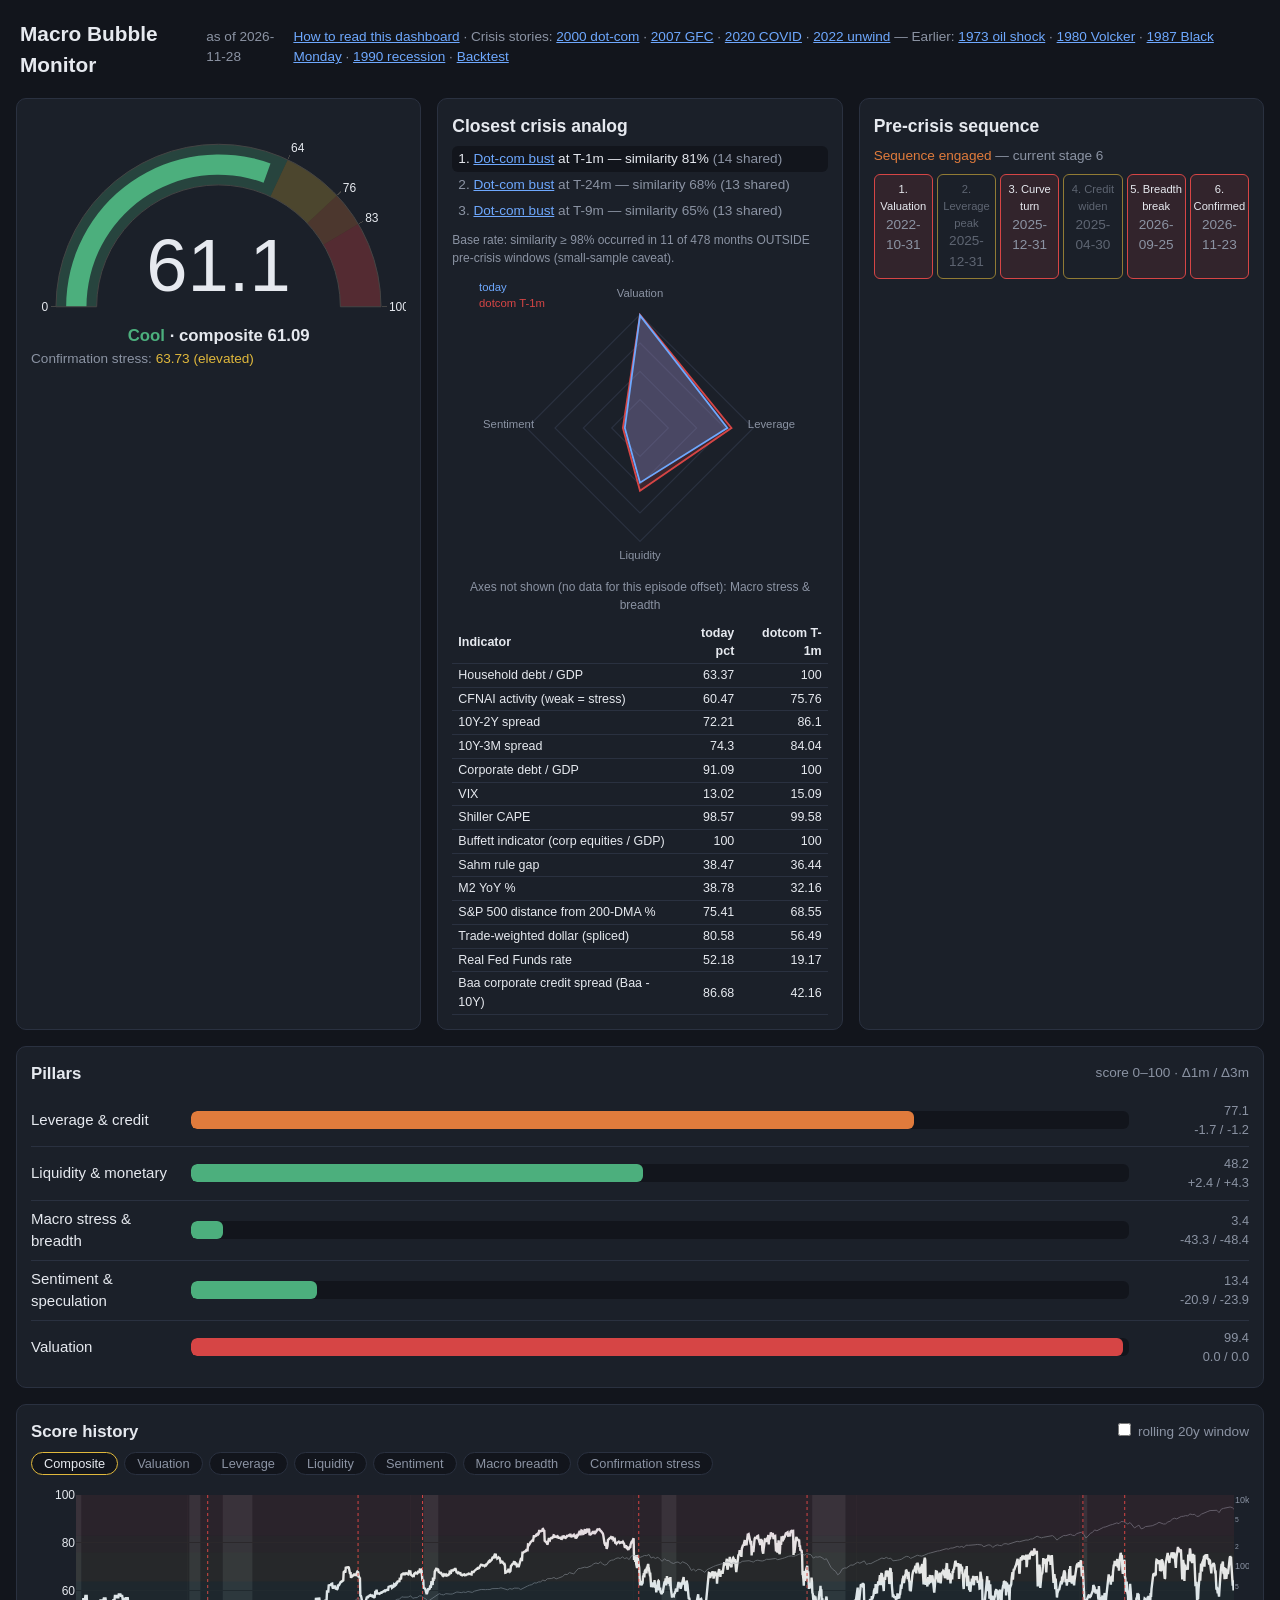
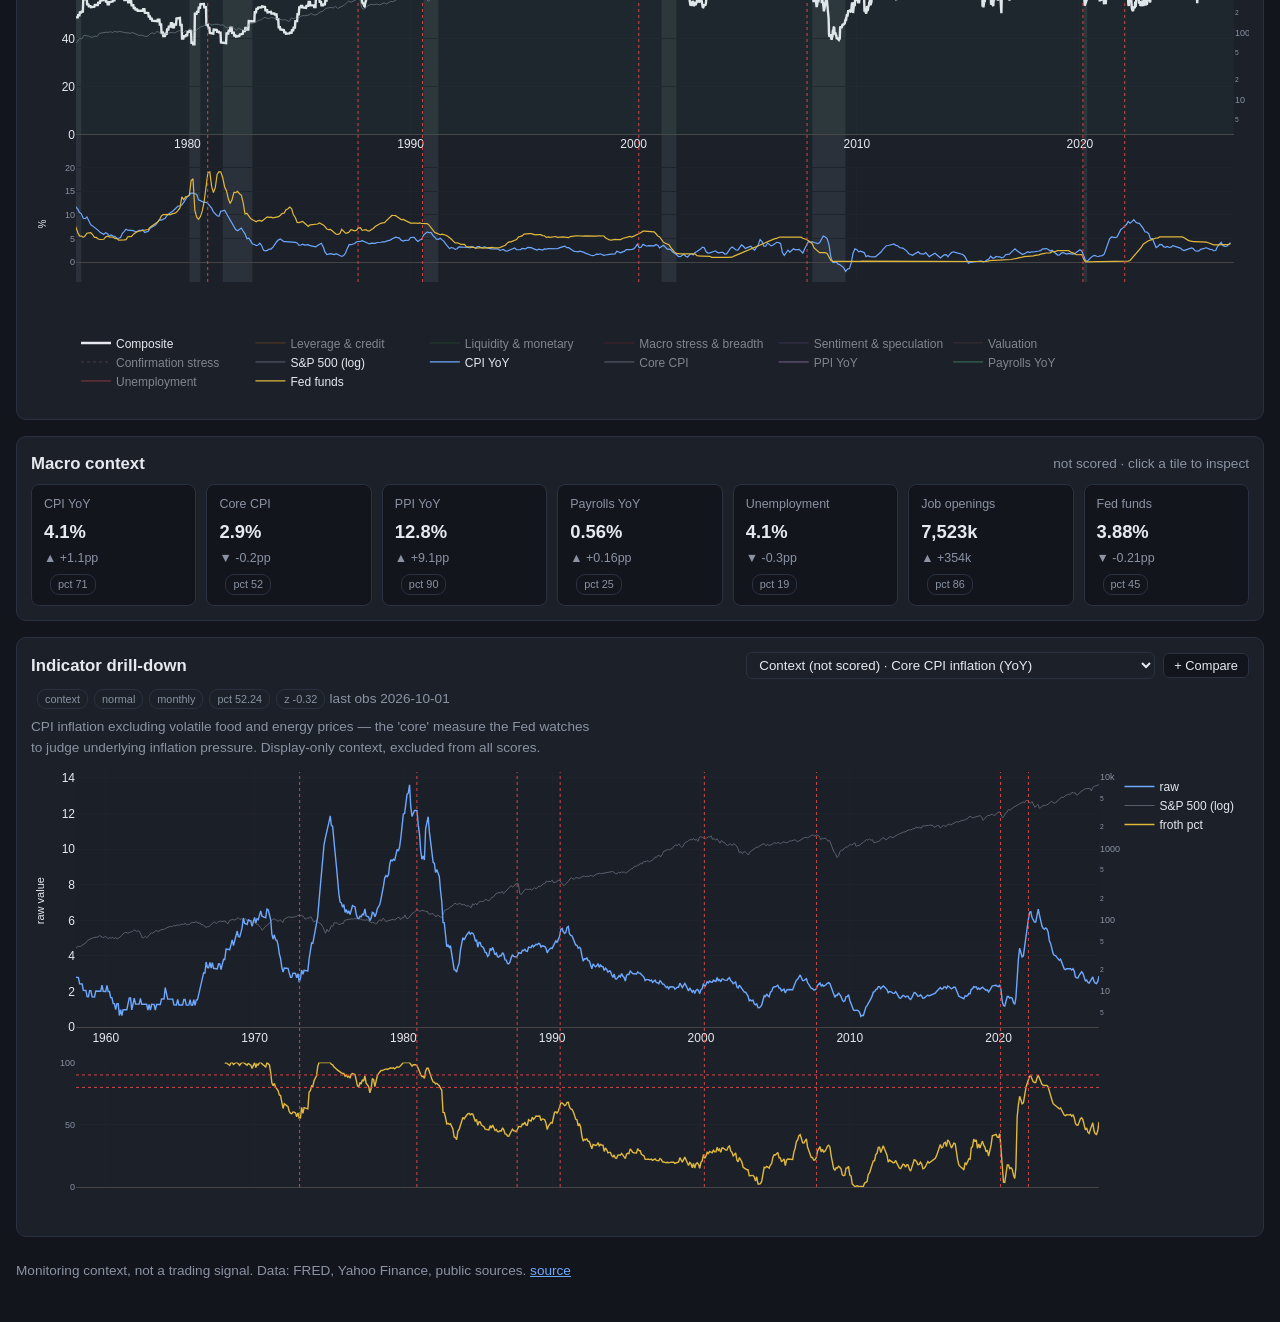
<file: site/index.html>
<!DOCTYPE html>
<html lang="en">
<head>
<meta charset="utf-8">
<meta name="viewport" content="width=device-width, initial-scale=1">
<title>Macro Bubble Monitor</title>
<link rel="stylesheet" href="assets/style.css">
</head>
<body>
<header>
  <h1>Macro Bubble Monitor</h1>
  <div id="asof" class="muted"></div>
  <nav class="muted">
    <a href="guide.html">How to read this dashboard</a> ·
    Crisis stories:
    <a href="episodes/dotcom.html">2000 dot-com</a> ·
    <a href="episodes/gfc.html">2007 GFC</a> ·
    <a href="episodes/covid.html">2020 COVID</a> ·
    <a href="episodes/postcovid.html">2022 unwind</a>
    — Earlier:
    <a href="episodes/oil1973.html">1973 oil shock</a> ·
    <a href="episodes/volcker1980.html">1980 Volcker</a> ·
    <a href="episodes/black1987.html">1987 Black Monday</a> ·
    <a href="episodes/rec1990.html">1990 recession</a> ·
    <a href="backtest.html">Backtest</a>
  </nav>
</header>

<section id="status" class="card-row">
  <div class="card" id="gauge-card"><div id="gauge"></div><div id="regime-label"></div>
  <div id="stress-label" class="muted"></div></div>
  <div class="card" id="analog-card">
    <h3>Closest crisis analog</h3>
    <div id="analog-list" class="muted">No analog data yet.</div>
    <svg id="radar" viewBox="0 0 300 260" style="width:100%;max-width:340px;display:block;margin:8px auto"></svg>
    <div id="radar-note" class="muted" style="font-size:.75rem;text-align:center"></div>
    <div id="analog-table"></div>
  </div>
  <div class="card" id="sequence-card">
    <h3>Pre-crisis sequence</h3>
    <div id="sequence-banner" class="muted"></div>
    <div id="sequence-track"></div>
  </div>
</section>

<section class="card">
  <div class="card-head"><h2>Pillars</h2><span class="muted">score 0–100 · Δ1m / Δ3m</span></div>
  <div id="pillars"></div>
</section>

<section class="card">
  <div class="card-head">
    <h2>Score history</h2>
    <label class="toggle"><input type="checkbox" id="window-toggle"> rolling 20y window</label>
  </div>
  <div class="tabs" id="history-tabs"></div>
  <div id="history"></div>
</section>

<section class="card" id="context-panel">
  <div class="card-head"><h2>Macro context</h2><span class="muted">not scored · click a tile to inspect</span></div>
  <div id="context-tiles" class="context-grid"></div>
</section>

<section class="card" id="drilldown">
  <div class="card-head">
    <h2>Indicator drill-down</h2>
    <div class="picker-row">
      <select id="indicator-picker"></select>
      <button id="compare-add" class="btn-compare" type="button">+ Compare</button>
    </div>
  </div>
  <div id="compare-chips" class="chip-row"></div>
  <div id="indicator-meta"></div>
  <div id="indicator-chart"></div>
</section>

<footer class="muted">Monitoring context, not a trading signal. Data: FRED, Yahoo Finance, public sources.
  <a href="https://github.com/JungOhLee/macro-monitoring">source</a></footer>

<script src="assets/plotly-finance.min.js"></script>
<script src="assets/app.js"></script>
</body>
</html>
</file>
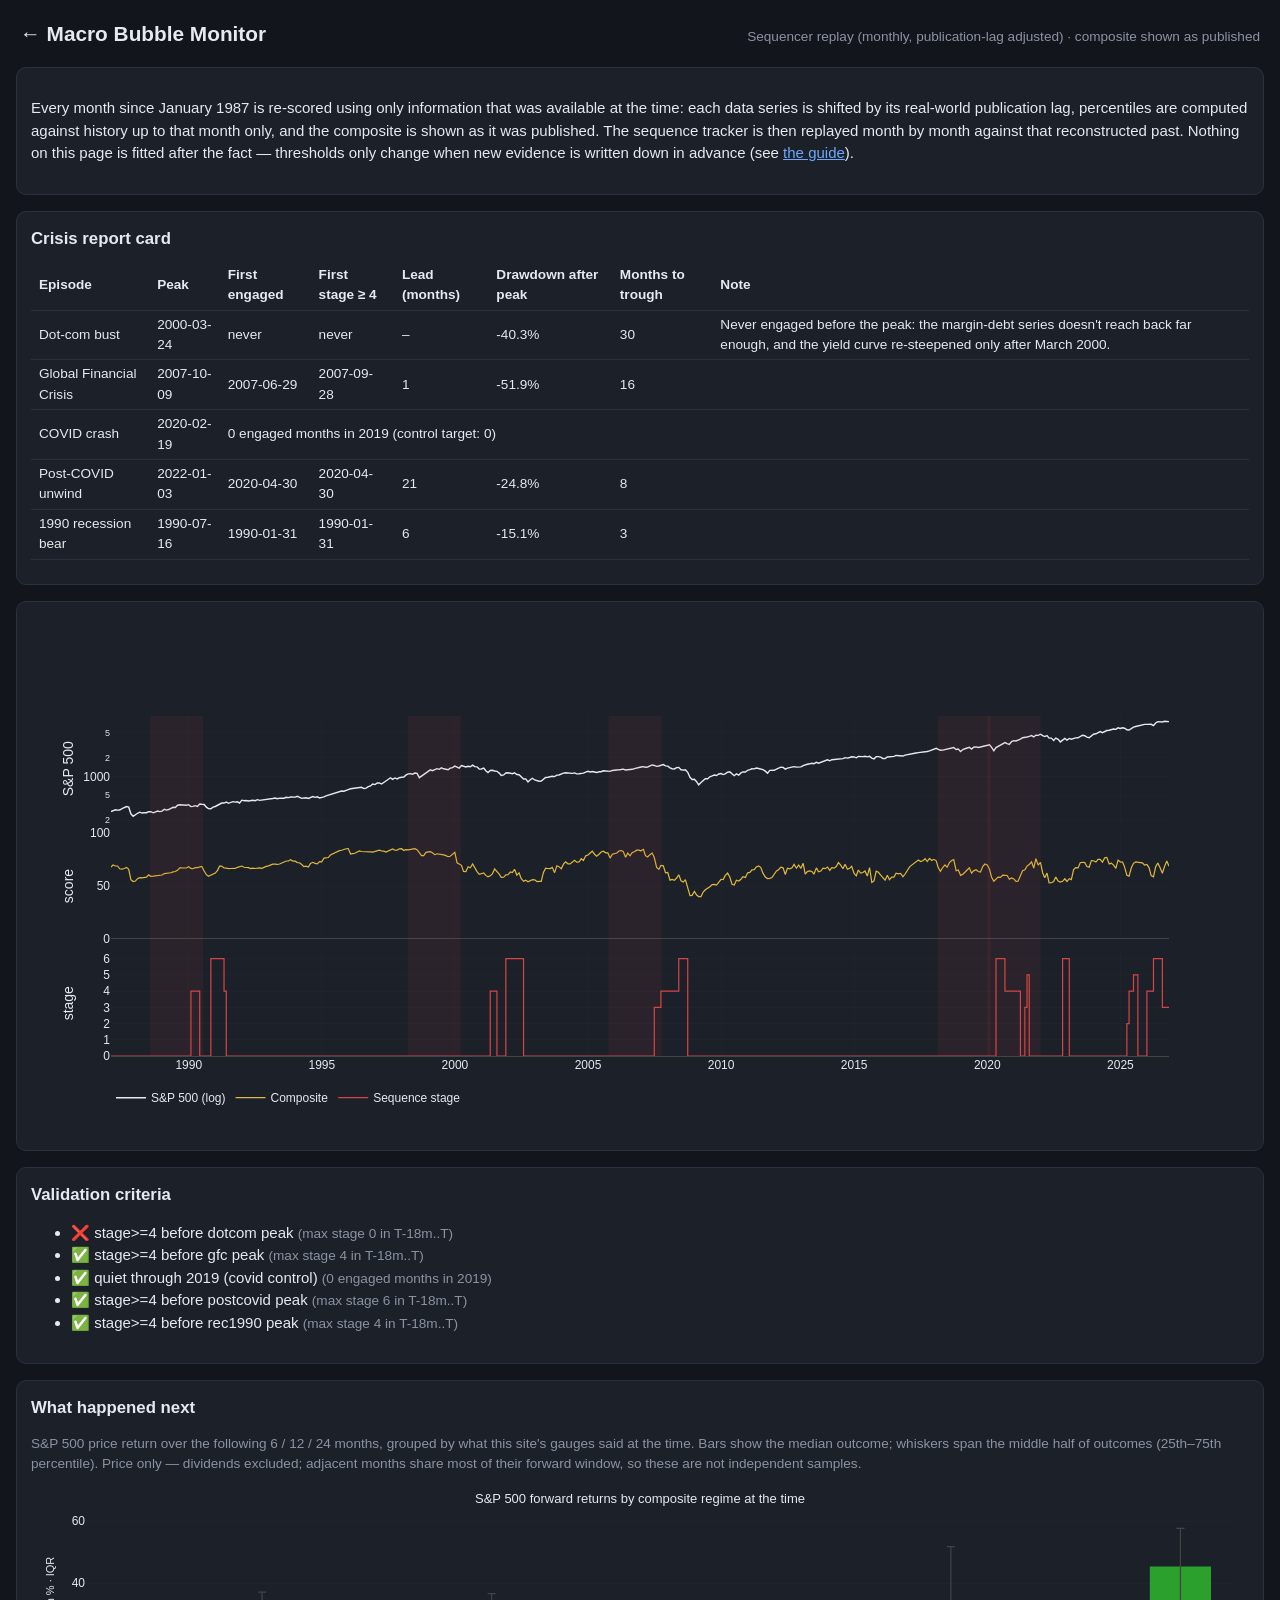
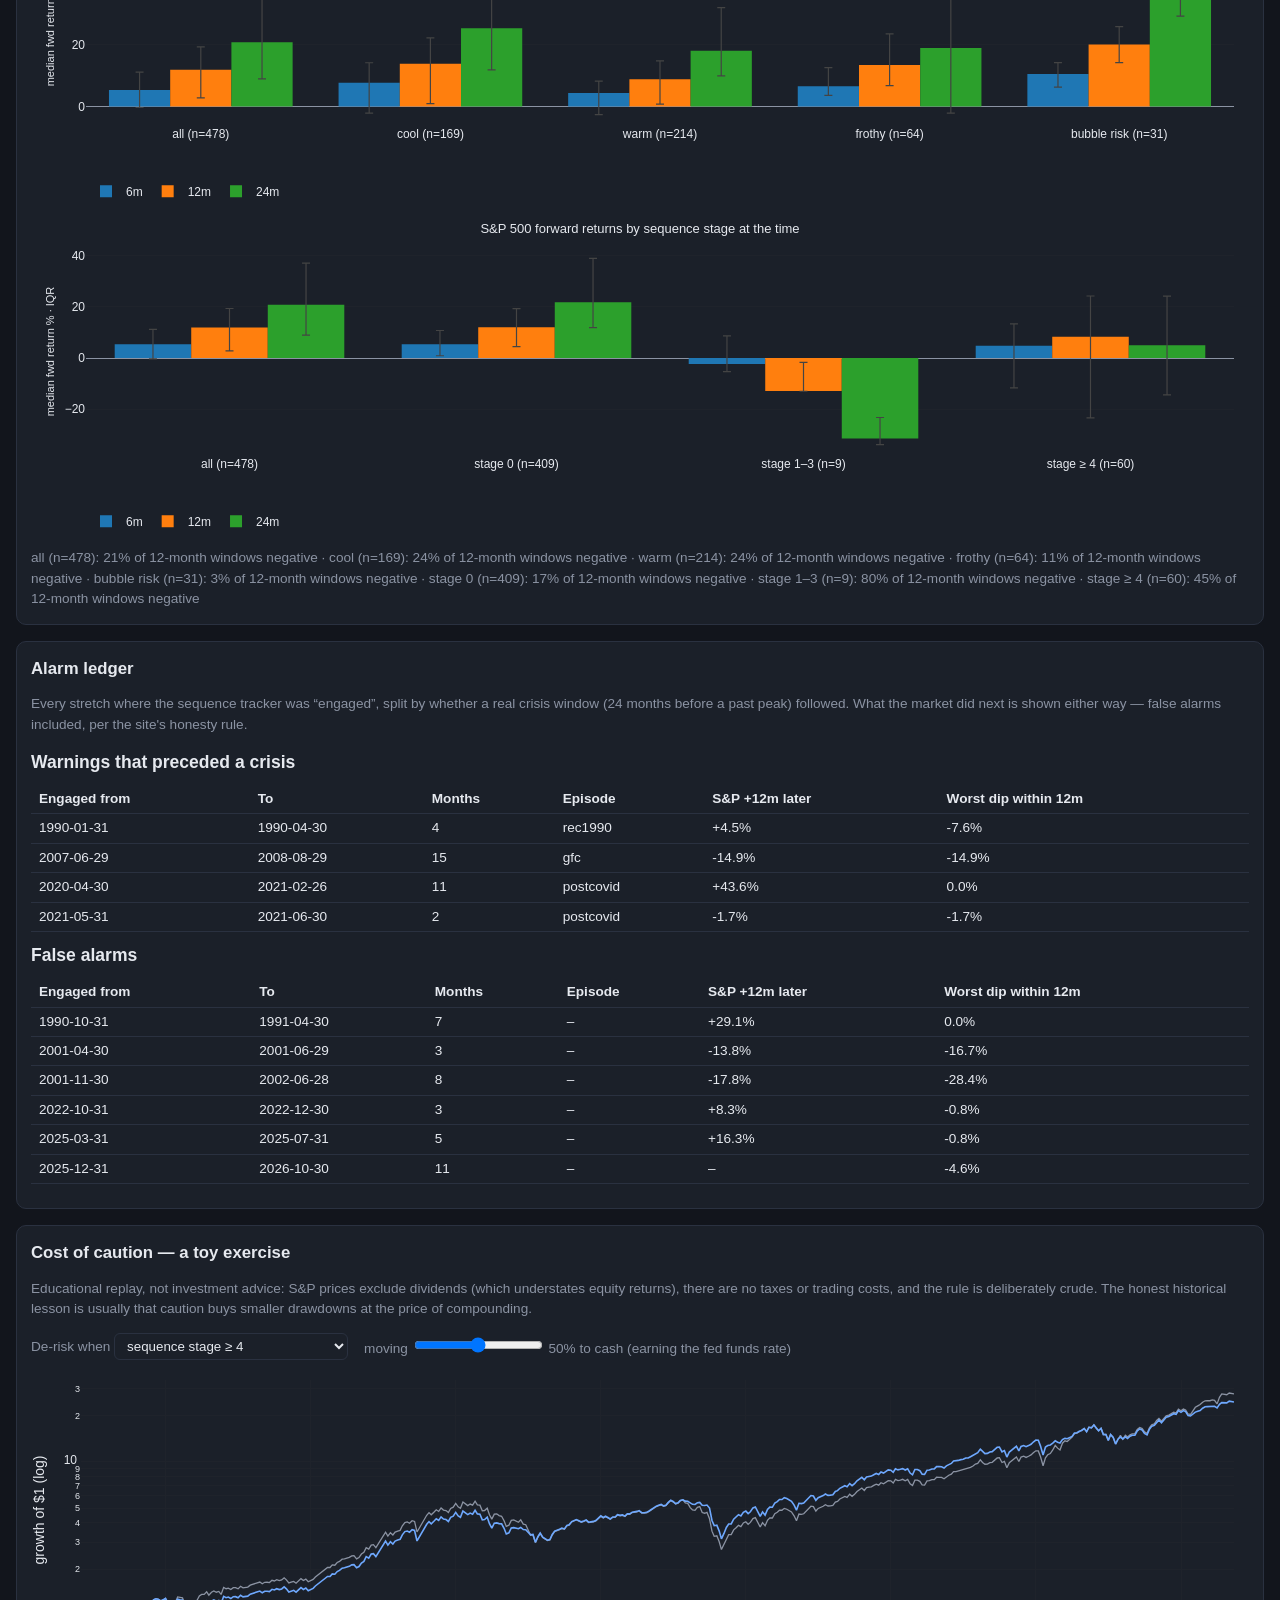
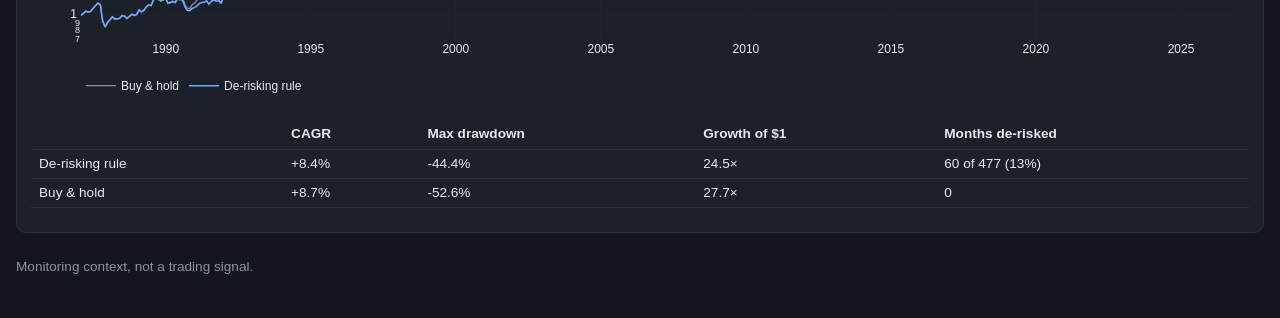
<file: site/backtest.html>
<!DOCTYPE html>
<html lang="en">
<head>
<meta charset="utf-8"><meta name="viewport" content="width=device-width, initial-scale=1">
<title>Backtest - Macro Bubble Monitor</title>
<link rel="stylesheet" href="assets/style.css">
</head>
<body>
<header><h1><a href="index.html" style="text-decoration:none;color:inherit">&larr; Macro Bubble Monitor</a></h1>
<div class="muted">Sequencer replay (monthly, publication-lag adjusted) · composite shown as published</div></header>
<section class="card"><p>Every month since January 1987 is re-scored using only information that was
available at the time: each data series is shifted by its real-world publication lag, percentiles are
computed against history up to that month only, and the composite is shown as it was published. The
sequence tracker is then replayed month by month against that reconstructed past. Nothing on this page
is fitted after the fact &mdash; thresholds only change when new evidence is written down in advance
(see <a href="guide.html">the guide</a>).</p></section>
<section class="card"><h2>Crisis report card</h2><div id="bt-report"></div></section>
<section class="card"><div id="bt-chart"></div></section>
<section class="card"><h2>Validation criteria</h2><div id="bt-criteria"></div></section>
<section class="card"><h2>What happened next</h2>
<p class="muted">S&amp;P 500 price return over the following 6 / 12 / 24 months, grouped by what this
site's gauges said at the time. Bars show the median outcome; whiskers span the middle half of
outcomes (25th&ndash;75th percentile). Price only &mdash; dividends excluded; adjacent months share
most of their forward window, so these are not independent samples.</p>
<div id="bt-fwd-regime"></div><div id="bt-fwd-stage"></div><div id="bt-fwd-note" class="muted"></div></section>
<section class="card"><h2>Alarm ledger</h2>
<p class="muted">Every stretch where the sequence tracker was &ldquo;engaged&rdquo;, split by whether a
real crisis window (24 months before a past peak) followed. What the market did next is shown either
way &mdash; false alarms included, per the site's honesty rule.</p>
<div id="bt-alarms"></div></section>
<section class="card"><h2>Cost of caution &mdash; a toy exercise</h2>
<p class="muted">Educational replay, not investment advice: S&amp;P prices exclude dividends (which
understates equity returns), there are no taxes or trading costs, and the rule is deliberately crude.
The honest historical lesson is usually that caution buys smaller drawdowns at the price of compounding.</p>
<div class="sim-controls">
<label>De-risk when <select id="sim-trigger"></select></label>
<label>moving <input type="range" id="sim-cash" min="0" max="100" step="5" value="50">
<span id="sim-cash-label">50%</span> to cash (earning the fed funds rate)</label>
</div>
<div id="bt-sim-chart"></div><div id="bt-sim-stats"></div></section>
<footer class="muted">Monitoring context, not a trading signal.</footer>
<script src="assets/plotly-finance.min.js"></script>
<script src="assets/backtest.js"></script>
</body>
</html>
</file>
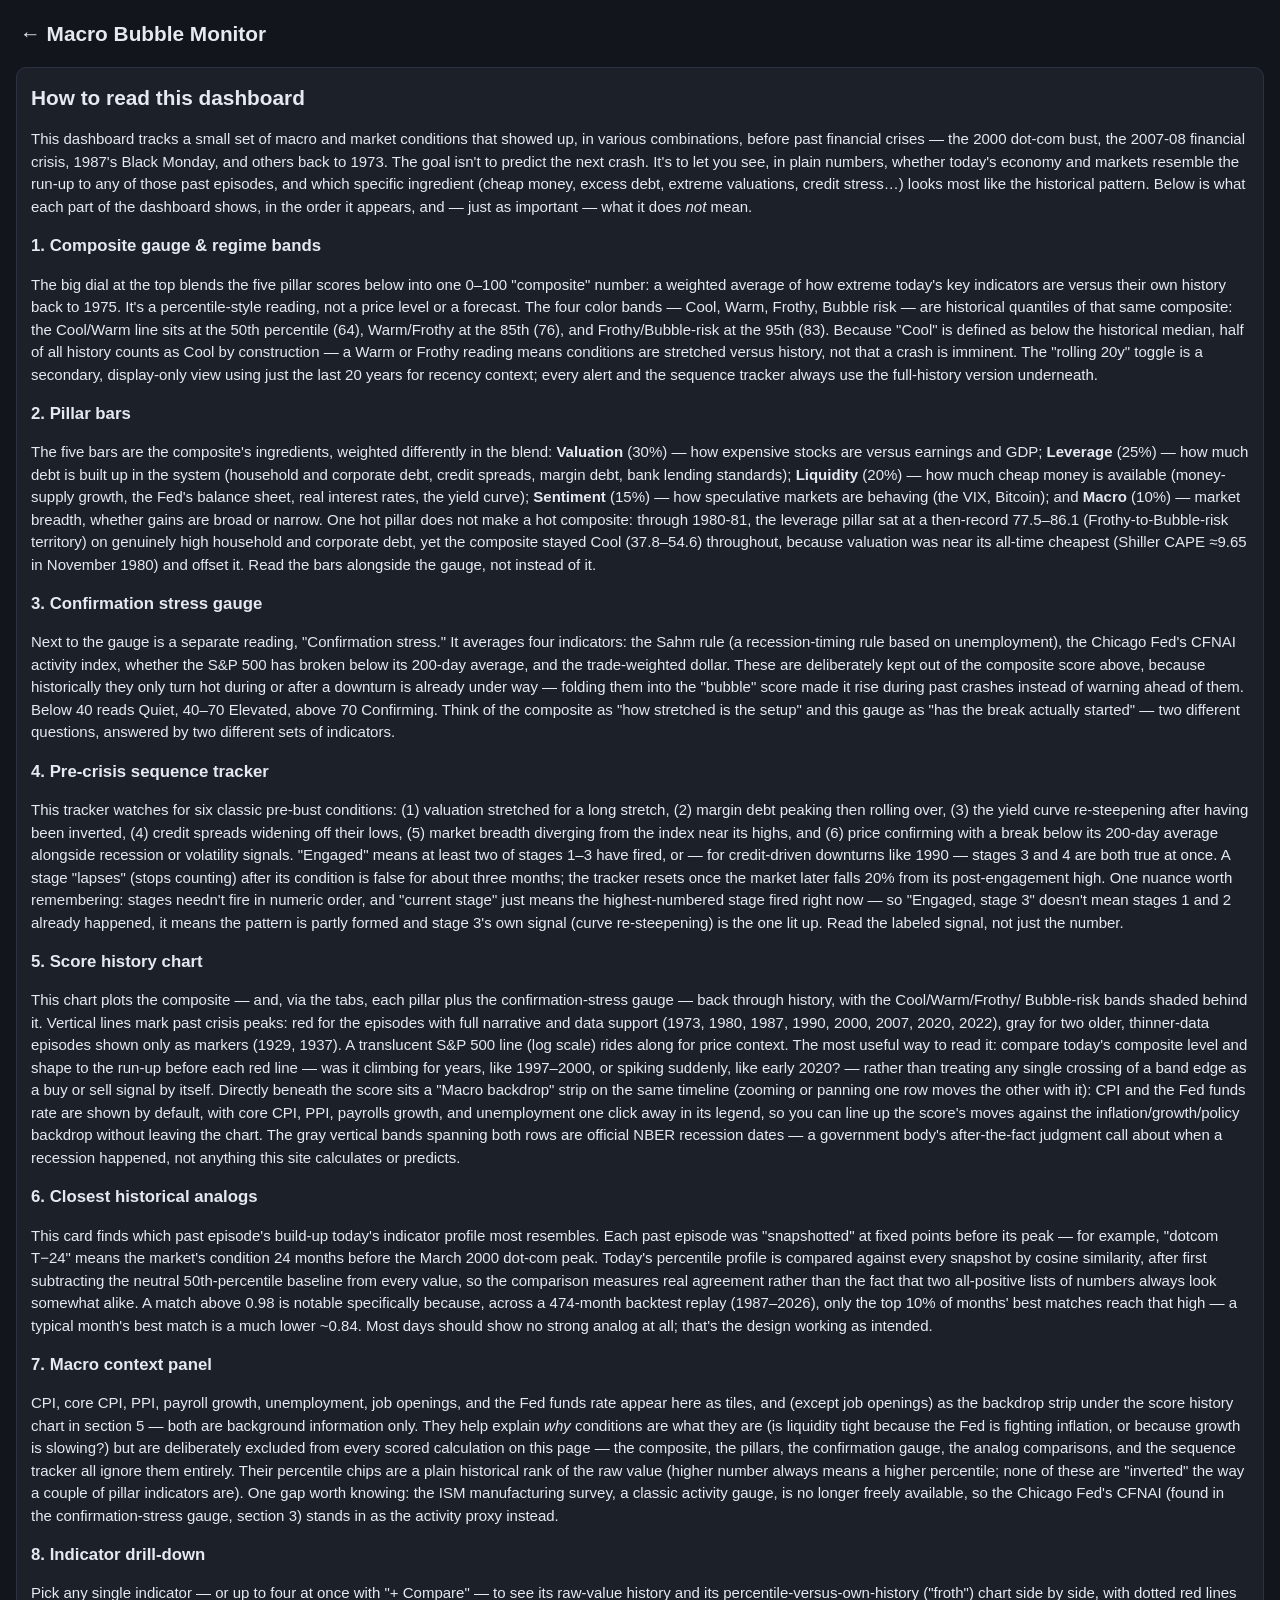
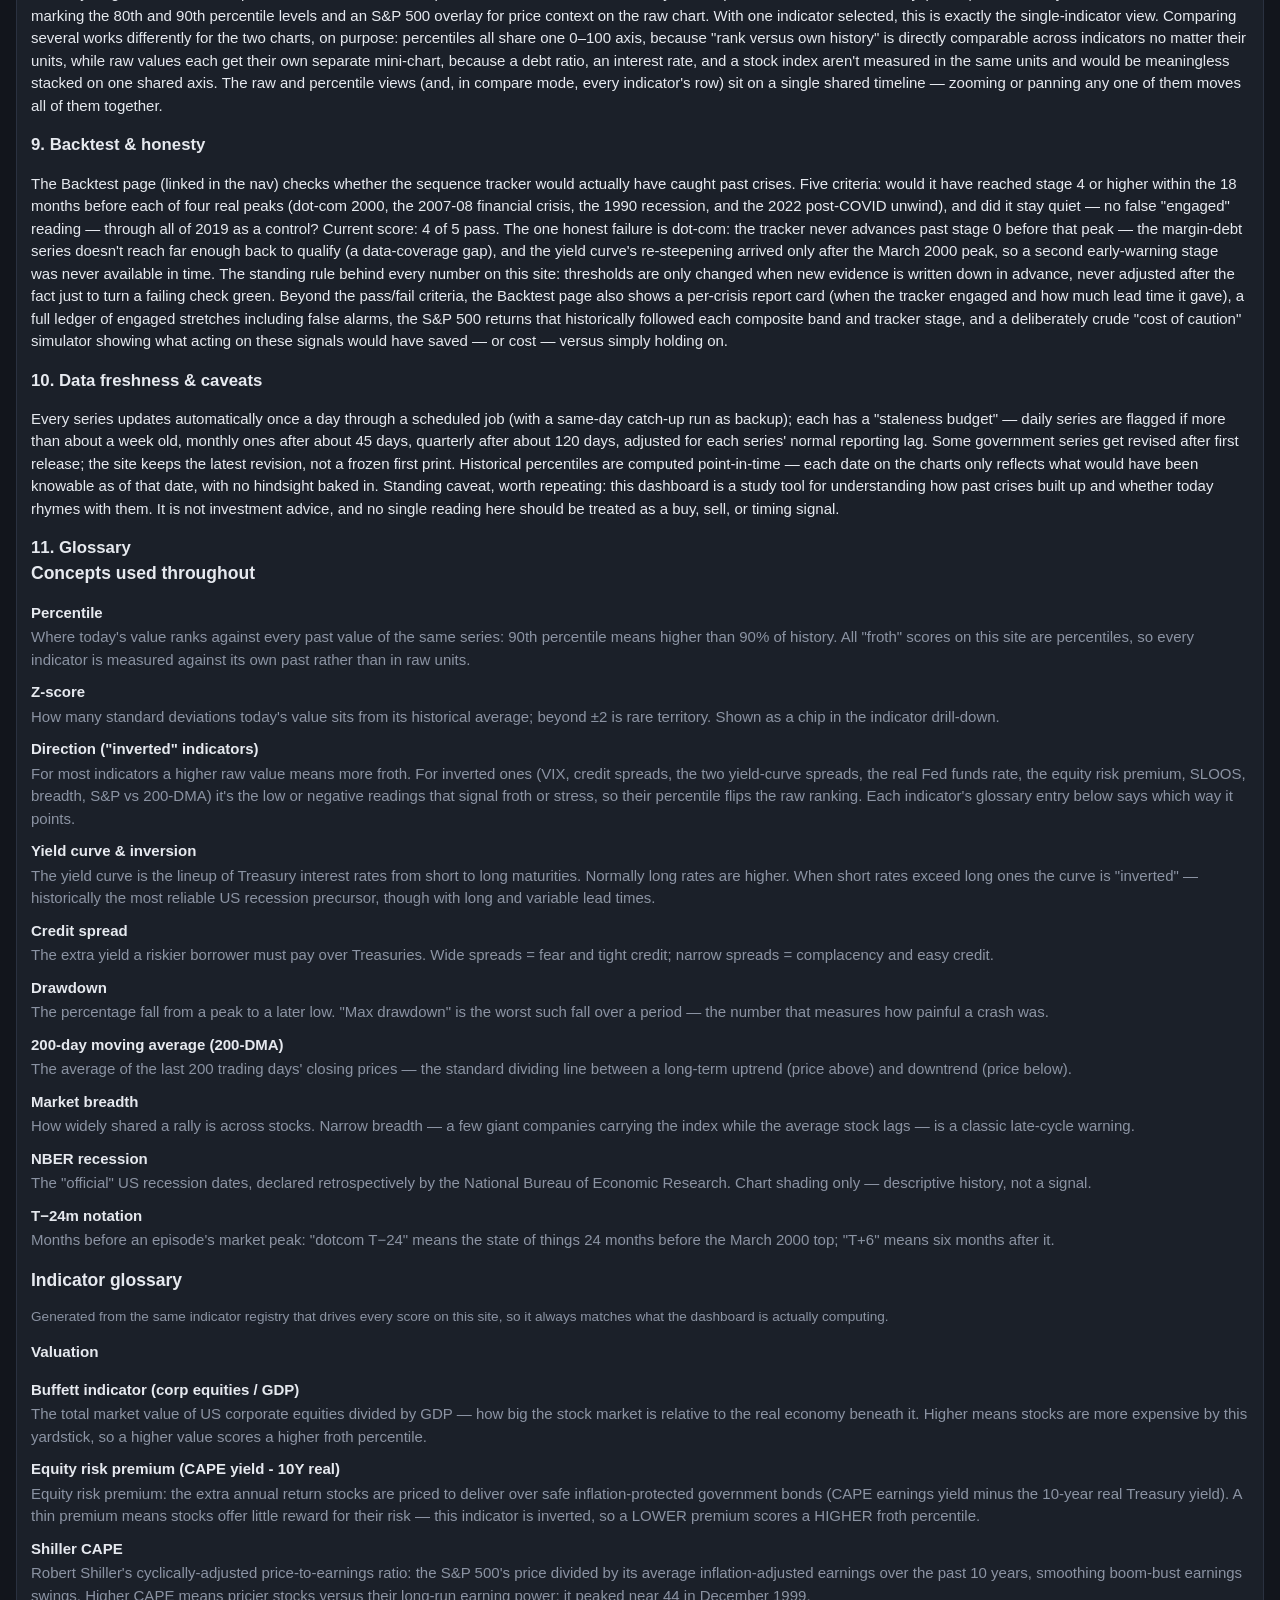
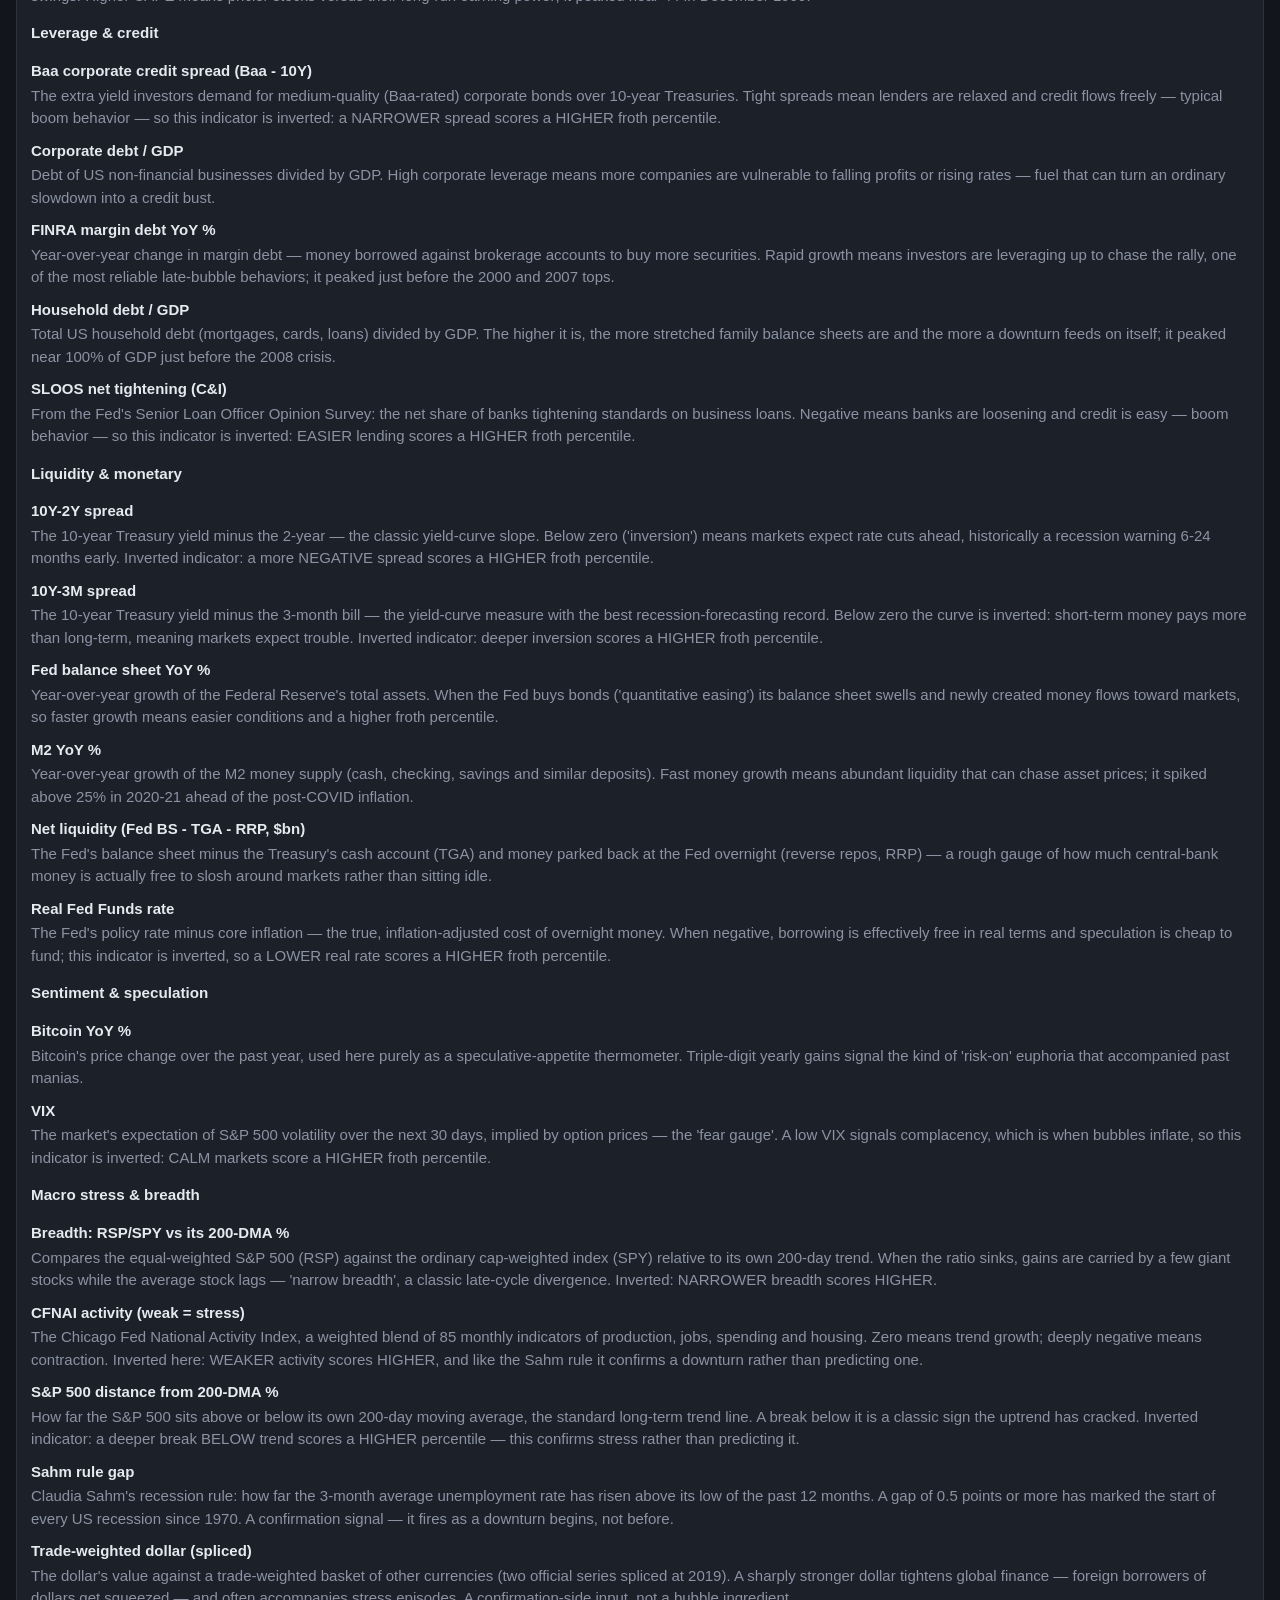
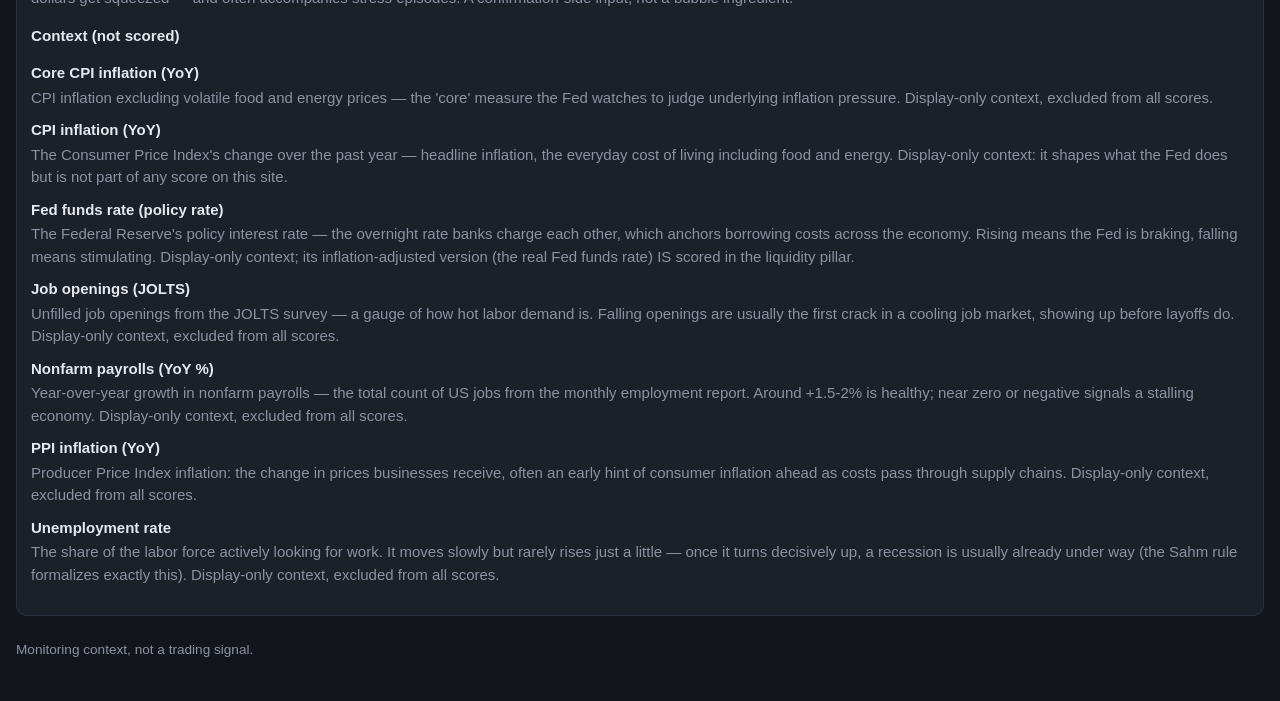
<file: site/guide.html>
<!DOCTYPE html>
<html lang="en">
<head>
<meta charset="utf-8">
<meta name="viewport" content="width=device-width, initial-scale=1">
<title>How to read this dashboard - Macro Bubble Monitor</title>
<link rel="stylesheet" href="assets/style.css">
</head>
<body>
<header><h1><a href="index.html" style="text-decoration:none;color:inherit">&larr; Macro Bubble Monitor</a></h1></header>
<article class="card">
<h1>How to read this dashboard</h1>
<p>This dashboard tracks a small set of macro and market conditions that showed up, in
various combinations, before past financial crises &mdash; the 2000 dot-com bust, the
2007-08 financial crisis, 1987's Black Monday, and others back to 1973. The goal isn't
to predict the next crash. It's to let you see, in plain numbers, whether today's economy
and markets resemble the run-up to any of those past episodes, and which specific
ingredient (cheap money, excess debt, extreme valuations, credit stress&hellip;) looks
most like the historical pattern. Below is what each part of the dashboard shows, in the
order it appears, and &mdash; just as important &mdash; what it does <em>not</em> mean.</p>

<h2>1. Composite gauge &amp; regime bands</h2>
<p>The big dial at the top blends the five pillar scores below into one 0&ndash;100
"composite" number: a weighted average of how extreme today's key indicators are versus
their own history back to 1975. It's a percentile-style reading, not a price level or a
forecast. The four color bands &mdash; Cool, Warm, Frothy, Bubble risk &mdash; are
historical quantiles of that same composite: the Cool/Warm line sits at the 50th
percentile (64), Warm/Frothy at the 85th (76), and Frothy/Bubble-risk at the 95th (83).
Because "Cool" is defined as below the historical median, half of all history counts as
Cool by construction &mdash; a Warm or Frothy reading means conditions are stretched
versus history, not that a crash is imminent. The "rolling 20y" toggle is a secondary,
display-only view using just the last 20 years for recency context; every alert and the
sequence tracker always use the full-history version underneath.</p>

<h2>2. Pillar bars</h2>
<p>The five bars are the composite's ingredients, weighted differently in the blend:
<strong>Valuation</strong> (30%) &mdash; how expensive stocks are versus earnings and GDP;
<strong>Leverage</strong> (25%) &mdash; how much debt is built up in the system (household
and corporate debt, credit spreads, margin debt, bank lending standards);
<strong>Liquidity</strong> (20%) &mdash; how much cheap money is available (money-supply
growth, the Fed's balance sheet, real interest rates, the yield curve);
<strong>Sentiment</strong> (15%) &mdash; how speculative markets are behaving (the VIX,
Bitcoin); and <strong>Macro</strong> (10%) &mdash; market breadth, whether gains are broad
or narrow. One hot pillar does not make a hot composite: through 1980-81, the leverage
pillar sat at a then-record 77.5&ndash;86.1 (Frothy-to-Bubble-risk territory) on genuinely
high household and corporate debt, yet the composite stayed Cool (37.8&ndash;54.6)
throughout, because valuation was near its all-time cheapest (Shiller CAPE &asymp;9.65 in
November 1980) and offset it. Read the bars alongside the gauge, not instead of it.</p>

<h2>3. Confirmation stress gauge</h2>
<p>Next to the gauge is a separate reading, "Confirmation stress." It averages four
indicators: the Sahm rule (a recession-timing rule based on unemployment), the Chicago
Fed's CFNAI activity index, whether the S&amp;P 500 has broken below its 200-day average,
and the trade-weighted dollar. These are deliberately kept out of the composite score
above, because historically they only turn hot during or after a downturn is already
under way &mdash; folding them into the "bubble" score made it rise during past crashes
instead of warning ahead of them. Below 40 reads Quiet, 40&ndash;70 Elevated, above 70
Confirming. Think of the composite as "how stretched is the setup" and this gauge as "has
the break actually started" &mdash; two different questions, answered by two different
sets of indicators.</p>

<h2>4. Pre-crisis sequence tracker</h2>
<p>This tracker watches for six classic pre-bust conditions: (1) valuation stretched for a
long stretch, (2) margin debt peaking then rolling over, (3) the yield curve re-steepening
after having been inverted, (4) credit spreads widening off their lows, (5) market breadth
diverging from the index near its highs, and (6) price confirming with a break below its
200-day average alongside recession or volatility signals. "Engaged" means at least two of
stages 1&ndash;3 have fired, or &mdash; for credit-driven downturns like 1990 &mdash;
stages 3 and 4 are both true at once. A stage "lapses" (stops counting) after its condition
is false for about three months; the tracker resets once the market later falls 20% from
its post-engagement high. One nuance worth remembering: stages needn't fire in numeric
order, and "current stage" just means the highest-numbered stage fired right now &mdash;
so "Engaged, stage 3" doesn't mean stages 1 and 2 already happened, it means the pattern is
partly formed and stage 3's own signal (curve re-steepening) is the one lit up. Read the
labeled signal, not just the number.</p>

<h2>5. Score history chart</h2>
<p>This chart plots the composite &mdash; and, via the tabs, each pillar plus the
confirmation-stress gauge &mdash; back through history, with the Cool/Warm/Frothy/
Bubble-risk bands shaded behind it. Vertical lines mark past crisis peaks: red for the
episodes with full narrative and data support (1973, 1980, 1987, 1990, 2000, 2007, 2020,
2022), gray for two older, thinner-data episodes shown only as markers (1929, 1937). A
translucent S&amp;P 500 line (log scale) rides along for price context. The most useful
way to read it: compare today's composite level and shape to the run-up before each red
line &mdash; was it climbing for years, like 1997&ndash;2000, or spiking suddenly, like
early 2020? &mdash; rather than treating any single crossing of a band edge as a buy or
sell signal by itself. Directly beneath the score sits a "Macro backdrop" strip on the
same timeline (zooming or panning one row moves the other with it): CPI and the Fed funds
rate are shown by default, with core CPI, PPI, payrolls growth, and unemployment one click
away in its legend, so you can line up the score's moves against the inflation/growth/policy
backdrop without leaving the chart. The gray vertical bands spanning both rows are official
NBER recession dates &mdash; a government body's after-the-fact judgment call about when a
recession happened, not anything this site calculates or predicts.</p>

<h2>6. Closest historical analogs</h2>
<p>This card finds which past episode's build-up today's indicator profile most resembles.
Each past episode was "snapshotted" at fixed points before its peak &mdash; for example,
"dotcom T&minus;24" means the market's condition 24 months before the March 2000 dot-com
peak. Today's percentile profile is compared against every snapshot by cosine similarity,
after first subtracting the neutral 50th-percentile baseline from every value, so the
comparison measures real agreement rather than the fact that two all-positive lists of
numbers always look somewhat alike. A match above 0.98 is notable specifically because,
across a 474-month backtest replay (1987&ndash;2026), only the top 10% of months' best
matches reach that high &mdash; a typical month's best match is a much lower ~0.84. Most
days should show no strong analog at all; that's the design working as intended.</p>

<h2>7. Macro context panel</h2>
<p>CPI, core CPI, PPI, payroll growth, unemployment, job openings, and the Fed funds rate
appear here as tiles, and (except job openings) as the backdrop strip under the score
history chart in section 5 &mdash; both are background information only. They help explain
<em>why</em> conditions are what they are (is liquidity tight because the Fed is fighting inflation, or because growth
is slowing?) but are deliberately excluded from every scored calculation on this
page &mdash; the composite, the pillars, the confirmation gauge, the analog comparisons,
and the sequence tracker all ignore them entirely. Their percentile chips are a plain
historical rank of the raw value (higher number always means a higher percentile; none of
these are "inverted" the way a couple of pillar indicators are). One gap worth knowing:
the ISM manufacturing survey, a classic activity gauge, is no longer freely available, so
the Chicago Fed's CFNAI (found in the confirmation-stress gauge, section 3) stands in as
the activity proxy instead.</p>

<h2>8. Indicator drill-down</h2>
<p>Pick any single indicator &mdash; or up to four at once with "+ Compare" &mdash; to see
its raw-value history and its percentile-versus-own-history ("froth") chart side by side,
with dotted red lines marking the 80th and 90th percentile levels and an S&amp;P 500
overlay for price context on the raw chart. With one indicator selected, this is exactly
the single-indicator view. Comparing several works differently for the two charts, on
purpose: percentiles all share one 0&ndash;100 axis, because "rank versus own history" is
directly comparable across indicators no matter their units, while raw values each get
their own separate mini-chart, because a debt ratio, an interest rate, and a stock index
aren't measured in the same units and would be meaningless stacked on one shared axis.
The raw and percentile views (and, in compare mode, every indicator's row) sit on a
single shared timeline &mdash; zooming or panning any one of them moves all of them
together.</p>

<h2>9. Backtest &amp; honesty</h2>
<p>The Backtest page (linked in the nav) checks whether the sequence tracker would
actually have caught past crises. Five criteria: would it have reached stage 4 or higher
within the 18 months before each of four real peaks (dot-com 2000, the 2007-08 financial
crisis, the 1990 recession, and the 2022 post-COVID unwind), and did it stay quiet &mdash;
no false "engaged" reading &mdash; through all of 2019 as a control? Current score: 4 of 5
pass. The one honest failure is dot-com: the tracker never advances past stage 0 before
that peak &mdash; the margin-debt series doesn't reach far enough back to qualify (a
data-coverage gap), and the yield curve's re-steepening arrived only after the March
2000 peak, so a second early-warning stage was never available in time. The standing rule behind every number on this site: thresholds are only
changed when new evidence is written down in advance, never adjusted after the fact just
to turn a failing check green. Beyond the pass/fail criteria, the Backtest page also shows a per-crisis report card (when
the tracker engaged and how much lead time it gave), a full ledger of engaged stretches
including false alarms, the S&amp;P 500 returns that historically followed each composite
band and tracker stage, and a deliberately crude "cost of caution" simulator showing what
acting on these signals would have saved &mdash; or cost &mdash; versus simply holding on.</p>

<h2>10. Data freshness &amp; caveats</h2>
<p>Every series updates automatically once a day through a scheduled job (with a same-day
catch-up run as backup); each has a "staleness budget" &mdash; daily series are flagged if
more than about a week old, monthly ones after about 45 days, quarterly after about 120
days, adjusted for each series' normal reporting lag. Some government series get revised
after first release; the site keeps the latest revision, not a frozen first print.
Historical percentiles are computed point-in-time &mdash; each date on the charts only
reflects what would have been knowable as of that date, with no hindsight baked in.
Standing caveat, worth repeating: this dashboard is a study tool for understanding how
past crises built up and whether today rhymes with them. It is not investment advice, and
no single reading here should be treated as a buy, sell, or timing signal.</p>

<h2>11. Glossary</h2>
<h3>Concepts used throughout</h3>
<dl>
<dt>Percentile</dt>
<dd>Where today's value ranks against every past value of the same series: 90th percentile
means higher than 90% of history. All "froth" scores on this site are percentiles, so every
indicator is measured against its own past rather than in raw units.</dd>
<dt>Z-score</dt>
<dd>How many standard deviations today's value sits from its historical average; beyond
&plusmn;2 is rare territory. Shown as a chip in the indicator drill-down.</dd>
<dt>Direction ("inverted" indicators)</dt>
<dd>For most indicators a higher raw value means more froth. For inverted ones (VIX, credit
spreads, the two yield-curve spreads, the real Fed funds rate, the equity risk premium,
SLOOS, breadth, S&amp;P vs 200-DMA) it's the low or negative readings that signal froth or
stress, so their percentile flips the raw ranking. Each indicator's glossary entry below
says which way it points.</dd>
<dt>Yield curve &amp; inversion</dt>
<dd>The yield curve is the lineup of Treasury interest rates from short to long maturities.
Normally long rates are higher. When short rates exceed long ones the curve is "inverted"
&mdash; historically the most reliable US recession precursor, though with long and variable
lead times.</dd>
<dt>Credit spread</dt>
<dd>The extra yield a riskier borrower must pay over Treasuries. Wide spreads = fear and
tight credit; narrow spreads = complacency and easy credit.</dd>
<dt>Drawdown</dt>
<dd>The percentage fall from a peak to a later low. "Max drawdown" is the worst such fall
over a period &mdash; the number that measures how painful a crash was.</dd>
<dt>200-day moving average (200-DMA)</dt>
<dd>The average of the last 200 trading days' closing prices &mdash; the standard dividing
line between a long-term uptrend (price above) and downtrend (price below).</dd>
<dt>Market breadth</dt>
<dd>How widely shared a rally is across stocks. Narrow breadth &mdash; a few giant companies
carrying the index while the average stock lags &mdash; is a classic late-cycle warning.</dd>
<dt>NBER recession</dt>
<dd>The "official" US recession dates, declared retrospectively by the National Bureau of
Economic Research. Chart shading only &mdash; descriptive history, not a signal.</dd>
<dt>T&minus;24m notation</dt>
<dd>Months before an episode's market peak: "dotcom T&minus;24" means the state of things 24
months before the March 2000 top; "T+6" means six months after it.</dd>
</dl>
<h3>Indicator glossary</h3>
<p class="muted">Generated from the same indicator registry that drives every score on this
site, so it always matches what the dashboard is actually computing.</p>
<div id="glossary" class="muted">Loading definitions&hellip;</div>
<script>
const PILLAR_ORDER = ["valuation", "leverage", "liquidity", "sentiment", "macro", "context"];
const PILLAR_LABEL = { valuation: "Valuation", leverage: "Leverage & credit",
  liquidity: "Liquidity & monetary", sentiment: "Sentiment & speculation",
  macro: "Macro stress & breadth", context: "Context (not scored)" };
fetch("data/indicators.json").then(r => r.json()).then(inds => {
  const byPillar = new Map(PILLAR_ORDER.map(p => [p, []]));
  for (const d of Object.values(inds)) {
    if (d.blurb && byPillar.has(d.pillar)) byPillar.get(d.pillar).push(d);
  }
  const html = PILLAR_ORDER.map(p => {
    const entries = byPillar.get(p).sort((a, b) => a.name.localeCompare(b.name));
    if (!entries.length) return "";
    return `<h4>${PILLAR_LABEL[p]}</h4><dl>` + entries.map(d =>
      `<dt>${d.name}</dt><dd>${d.blurb}</dd>`).join("") + "</dl>";
  }).join("");
  const el = document.getElementById("glossary");
  if (html) el.outerHTML = html;
  else el.textContent = "Glossary unavailable (no definitions in indicator data).";
}).catch(() => {
  document.getElementById("glossary").textContent =
    "Glossary unavailable (couldn't load indicator data).";
});
</script>
</article>
<footer class="muted">Monitoring context, not a trading signal.</footer>
</body>
</html>
</file>
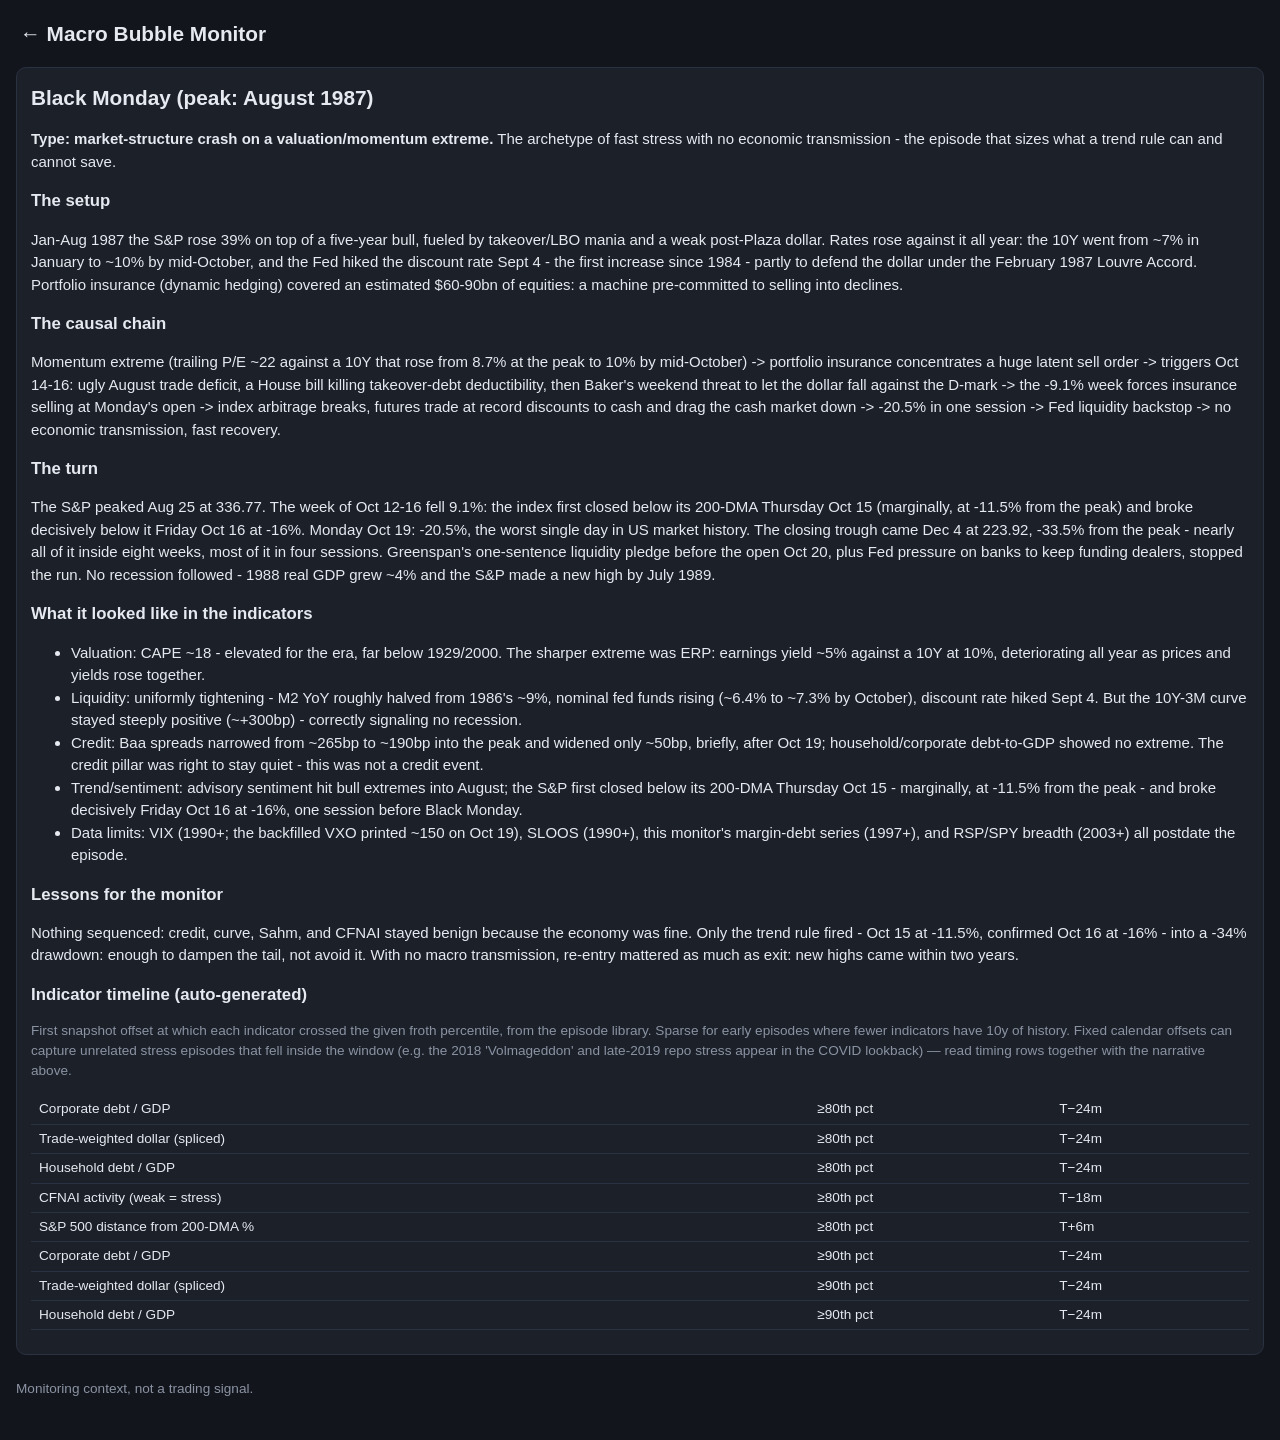
<file: site/episodes/black1987.html>
<!DOCTYPE html>
<html lang="en"><head><meta charset="utf-8">
<meta name="viewport" content="width=device-width, initial-scale=1">
<title>Black Monday (peak: August 1987) - Macro Bubble Monitor</title>
<link rel="stylesheet" href="../assets/style.css"></head>
<body><header><h1><a href="../index.html" style="text-decoration:none;color:inherit">&larr; Macro Bubble Monitor</a></h1></header>
<article class="card"><h1>Black Monday (peak: August 1987)</h1>
<p><strong>Type: market-structure crash on a valuation/momentum extreme.</strong> The archetype
of fast stress with no economic transmission - the episode that sizes what a
trend rule can and cannot save.</p>
<h2>The setup</h2>
<p>Jan-Aug 1987 the S&amp;P rose 39% on top of a five-year bull, fueled by takeover/LBO
mania and a weak post-Plaza dollar. Rates rose against it all year: the 10Y went
from ~7% in January to ~10% by mid-October, and the Fed hiked the discount rate
Sept 4 - the first increase since 1984 - partly to defend the dollar under the
February 1987 Louvre Accord. Portfolio insurance (dynamic hedging) covered an
estimated $60-90bn of equities: a machine pre-committed to selling into declines.</p>
<h2>The causal chain</h2>
<p>Momentum extreme (trailing P/E ~22 against a 10Y that rose from 8.7% at the
peak to 10% by mid-October) -&gt; portfolio insurance concentrates a huge latent
sell order -&gt; triggers Oct 14-16: ugly August trade deficit, a House bill
killing takeover-debt deductibility, then Baker's weekend threat to let the
dollar fall against the D-mark -&gt; the -9.1% week forces insurance selling at
Monday's open -&gt; index arbitrage breaks, futures trade at record discounts to
cash and drag the cash market down -&gt; -20.5% in one session -&gt; Fed liquidity
backstop -&gt; no economic transmission, fast recovery.</p>
<h2>The turn</h2>
<p>The S&amp;P peaked Aug 25 at 336.77. The week of Oct 12-16 fell 9.1%: the index
first closed below its 200-DMA Thursday Oct 15 (marginally, at -11.5% from the
peak) and broke decisively below it Friday Oct 16 at -16%. Monday Oct 19:
-20.5%, the worst single day in US market history. The closing trough came
Dec 4 at 223.92, -33.5% from the peak - nearly all of it inside eight weeks,
most of it in four sessions. Greenspan's one-sentence liquidity pledge before
the open Oct 20, plus Fed pressure on banks to keep funding dealers, stopped
the run. No recession followed - 1988 real GDP grew ~4% and the S&amp;P made a new
high by July 1989.</p>
<h2>What it looked like in the indicators</h2>
<ul>
<li>Valuation: CAPE ~18 - elevated for the era, far below 1929/2000. The sharper extreme was ERP: earnings yield ~5% against a 10Y at 10%, deteriorating all year as prices and yields rose together.</li>
<li>Liquidity: uniformly tightening - M2 YoY roughly halved from 1986's ~9%, nominal fed funds rising (~6.4% to ~7.3% by October), discount rate hiked Sept 4. But the 10Y-3M curve stayed steeply positive (~+300bp) - correctly signaling no recession.</li>
<li>Credit: Baa spreads narrowed from ~265bp to ~190bp into the peak and widened only ~50bp, briefly, after Oct 19; household/corporate debt-to-GDP showed no extreme. The credit pillar was right to stay quiet - this was not a credit event.</li>
<li>Trend/sentiment: advisory sentiment hit bull extremes into August; the S&amp;P first closed below its 200-DMA Thursday Oct 15 - marginally, at -11.5% from the peak - and broke decisively Friday Oct 16 at -16%, one session before Black Monday.</li>
<li>Data limits: VIX (1990+; the backfilled VXO printed ~150 on Oct 19), SLOOS (1990+), this monitor's margin-debt series (1997+), and RSP/SPY breadth (2003+) all postdate the episode.</li>
</ul>
<h2>Lessons for the monitor</h2>
<p>Nothing sequenced: credit, curve, Sahm, and CFNAI stayed benign because the
economy was fine. Only the trend rule fired - Oct 15 at -11.5%, confirmed
Oct 16 at -16% - into a -34% drawdown: enough to dampen the tail, not avoid
it. With no macro transmission, re-entry mattered as much as exit: new highs
came within two years.</p><h2>Indicator timeline (auto-generated)</h2><p class='muted'>First snapshot offset at which each indicator crossed the given froth percentile, from the episode library. Sparse for early episodes where fewer indicators have 10y of history. Fixed calendar offsets can capture unrelated stress episodes that fell inside the window (e.g. the 2018 'Volmageddon' and late-2019 repo stress appear in the COVID lookback) — read timing rows together with the narrative above.</p><table><tr><td>Corporate debt / GDP</td><td>&ge;80th pct</td><td>T−24m</td></tr><tr><td>Trade-weighted dollar (spliced)</td><td>&ge;80th pct</td><td>T−24m</td></tr><tr><td>Household debt / GDP</td><td>&ge;80th pct</td><td>T−24m</td></tr><tr><td>CFNAI activity (weak = stress)</td><td>&ge;80th pct</td><td>T−18m</td></tr><tr><td>S&P 500 distance from 200-DMA %</td><td>&ge;80th pct</td><td>T+6m</td></tr><tr><td>Corporate debt / GDP</td><td>&ge;90th pct</td><td>T−24m</td></tr><tr><td>Trade-weighted dollar (spliced)</td><td>&ge;90th pct</td><td>T−24m</td></tr><tr><td>Household debt / GDP</td><td>&ge;90th pct</td><td>T−24m</td></tr></table></article>
<footer class="muted">Monitoring context, not a trading signal.</footer>
</body></html>
</file>
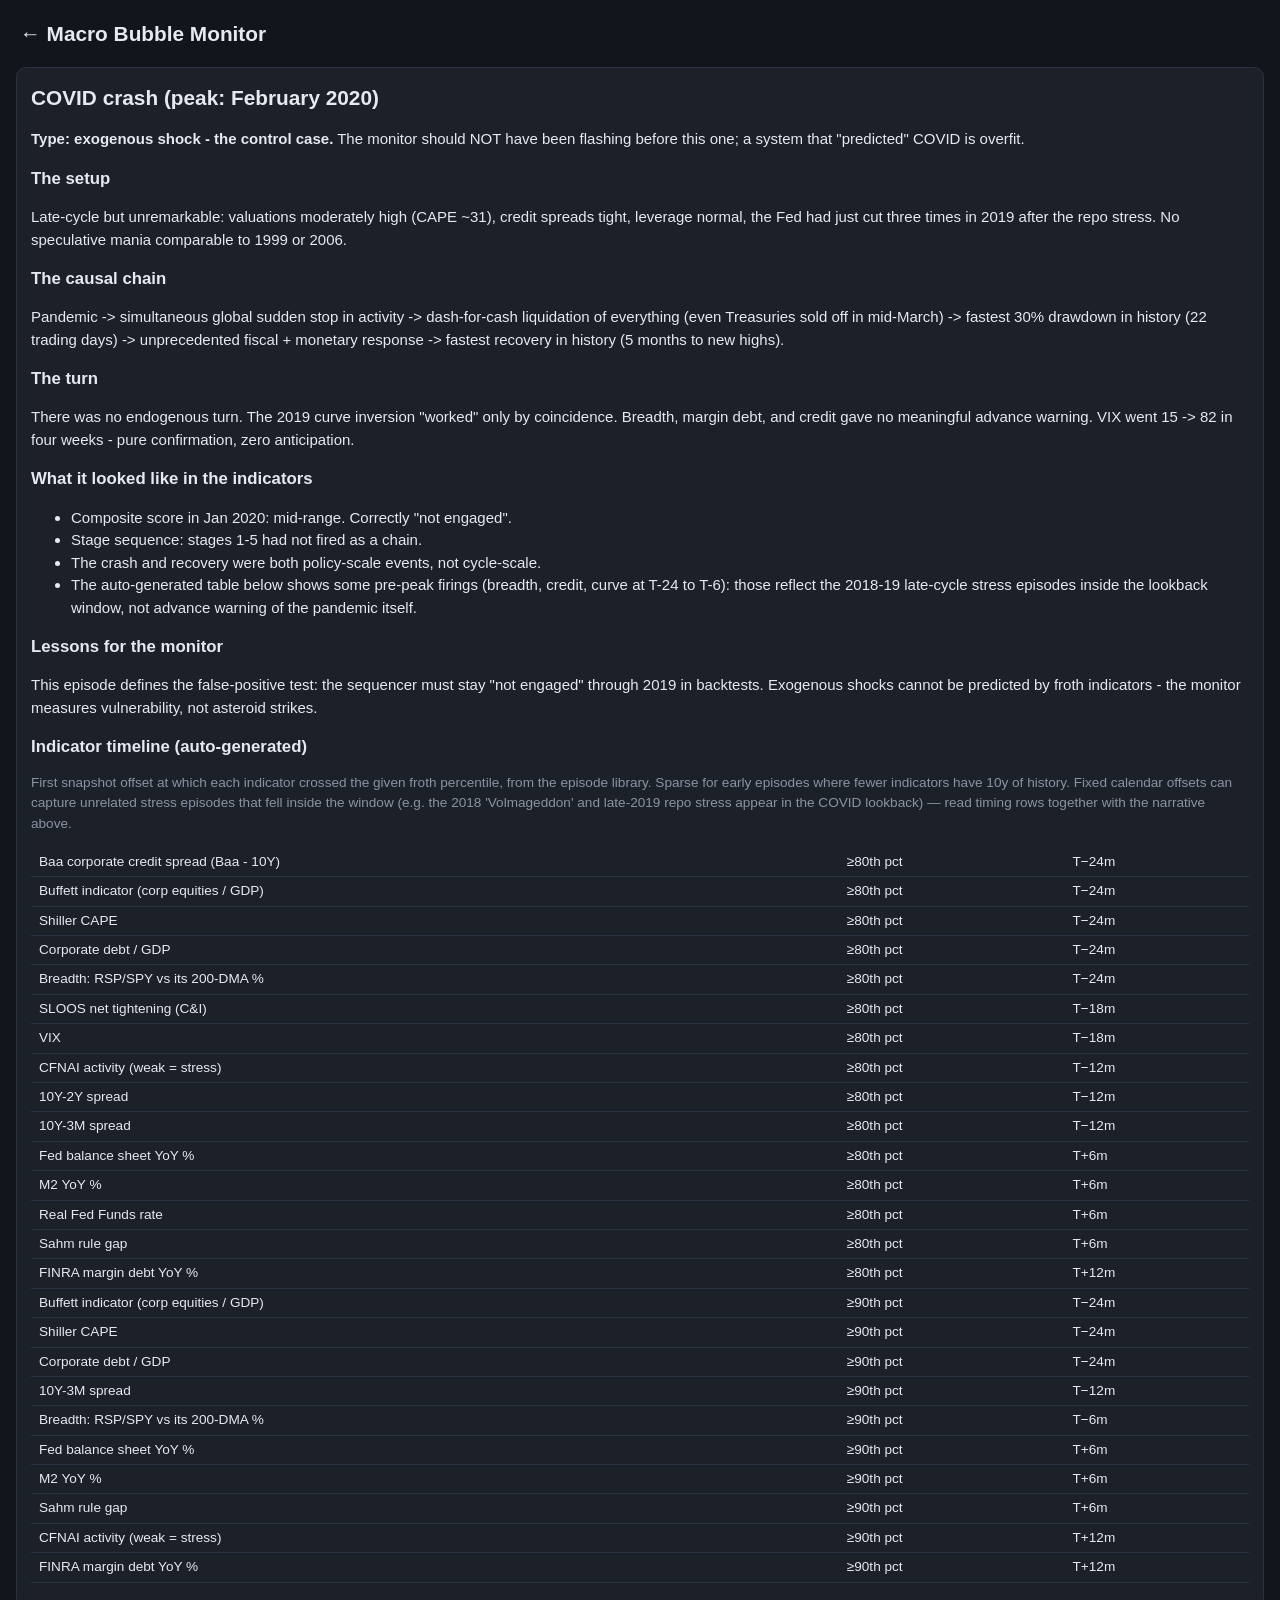
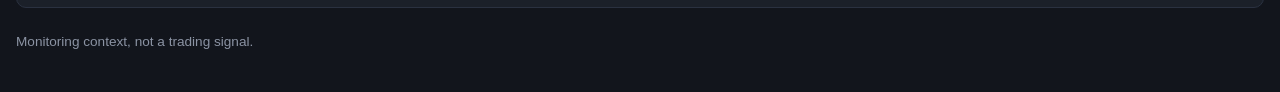
<file: site/episodes/covid.html>
<!DOCTYPE html>
<html lang="en"><head><meta charset="utf-8">
<meta name="viewport" content="width=device-width, initial-scale=1">
<title>COVID crash (peak: February 2020) - Macro Bubble Monitor</title>
<link rel="stylesheet" href="../assets/style.css"></head>
<body><header><h1><a href="../index.html" style="text-decoration:none;color:inherit">&larr; Macro Bubble Monitor</a></h1></header>
<article class="card"><h1>COVID crash (peak: February 2020)</h1>
<p><strong>Type: exogenous shock - the control case.</strong> The monitor should NOT have been
flashing before this one; a system that "predicted" COVID is overfit.</p>
<h2>The setup</h2>
<p>Late-cycle but unremarkable: valuations moderately high (CAPE ~31), credit
spreads tight, leverage normal, the Fed had just cut three times in 2019 after
the repo stress. No speculative mania comparable to 1999 or 2006.</p>
<h2>The causal chain</h2>
<p>Pandemic -&gt; simultaneous global sudden stop in activity -&gt; dash-for-cash
liquidation of everything (even Treasuries sold off in mid-March) -&gt; fastest
30% drawdown in history (22 trading days) -&gt; unprecedented fiscal + monetary
response -&gt; fastest recovery in history (5 months to new highs).</p>
<h2>The turn</h2>
<p>There was no endogenous turn. The 2019 curve inversion "worked" only by
coincidence. Breadth, margin debt, and credit gave no meaningful advance
warning. VIX went 15 -&gt; 82 in four weeks - pure confirmation, zero anticipation.</p>
<h2>What it looked like in the indicators</h2>
<ul>
<li>Composite score in Jan 2020: mid-range. Correctly "not engaged".</li>
<li>Stage sequence: stages 1-5 had not fired as a chain.</li>
<li>The crash and recovery were both policy-scale events, not cycle-scale.</li>
<li>The auto-generated table below shows some pre-peak firings (breadth, credit, curve at T-24 to T-6): those reflect the 2018-19 late-cycle stress episodes inside the lookback window, not advance warning of the pandemic itself.</li>
</ul>
<h2>Lessons for the monitor</h2>
<p>This episode defines the false-positive test: the sequencer must stay
"not engaged" through 2019 in backtests. Exogenous shocks cannot be predicted
by froth indicators - the monitor measures vulnerability, not asteroid strikes.</p><h2>Indicator timeline (auto-generated)</h2><p class='muted'>First snapshot offset at which each indicator crossed the given froth percentile, from the episode library. Sparse for early episodes where fewer indicators have 10y of history. Fixed calendar offsets can capture unrelated stress episodes that fell inside the window (e.g. the 2018 'Volmageddon' and late-2019 repo stress appear in the COVID lookback) — read timing rows together with the narrative above.</p><table><tr><td>Baa corporate credit spread (Baa - 10Y)</td><td>&ge;80th pct</td><td>T−24m</td></tr><tr><td>Buffett indicator (corp equities / GDP)</td><td>&ge;80th pct</td><td>T−24m</td></tr><tr><td>Shiller CAPE</td><td>&ge;80th pct</td><td>T−24m</td></tr><tr><td>Corporate debt / GDP</td><td>&ge;80th pct</td><td>T−24m</td></tr><tr><td>Breadth: RSP/SPY vs its 200-DMA %</td><td>&ge;80th pct</td><td>T−24m</td></tr><tr><td>SLOOS net tightening (C&I)</td><td>&ge;80th pct</td><td>T−18m</td></tr><tr><td>VIX</td><td>&ge;80th pct</td><td>T−18m</td></tr><tr><td>CFNAI activity (weak = stress)</td><td>&ge;80th pct</td><td>T−12m</td></tr><tr><td>10Y-2Y spread</td><td>&ge;80th pct</td><td>T−12m</td></tr><tr><td>10Y-3M spread</td><td>&ge;80th pct</td><td>T−12m</td></tr><tr><td>Fed balance sheet YoY %</td><td>&ge;80th pct</td><td>T+6m</td></tr><tr><td>M2 YoY %</td><td>&ge;80th pct</td><td>T+6m</td></tr><tr><td>Real Fed Funds rate</td><td>&ge;80th pct</td><td>T+6m</td></tr><tr><td>Sahm rule gap</td><td>&ge;80th pct</td><td>T+6m</td></tr><tr><td>FINRA margin debt YoY %</td><td>&ge;80th pct</td><td>T+12m</td></tr><tr><td>Buffett indicator (corp equities / GDP)</td><td>&ge;90th pct</td><td>T−24m</td></tr><tr><td>Shiller CAPE</td><td>&ge;90th pct</td><td>T−24m</td></tr><tr><td>Corporate debt / GDP</td><td>&ge;90th pct</td><td>T−24m</td></tr><tr><td>10Y-3M spread</td><td>&ge;90th pct</td><td>T−12m</td></tr><tr><td>Breadth: RSP/SPY vs its 200-DMA %</td><td>&ge;90th pct</td><td>T−6m</td></tr><tr><td>Fed balance sheet YoY %</td><td>&ge;90th pct</td><td>T+6m</td></tr><tr><td>M2 YoY %</td><td>&ge;90th pct</td><td>T+6m</td></tr><tr><td>Sahm rule gap</td><td>&ge;90th pct</td><td>T+6m</td></tr><tr><td>CFNAI activity (weak = stress)</td><td>&ge;90th pct</td><td>T+12m</td></tr><tr><td>FINRA margin debt YoY %</td><td>&ge;90th pct</td><td>T+12m</td></tr></table></article>
<footer class="muted">Monitoring context, not a trading signal.</footer>
</body></html>
</file>
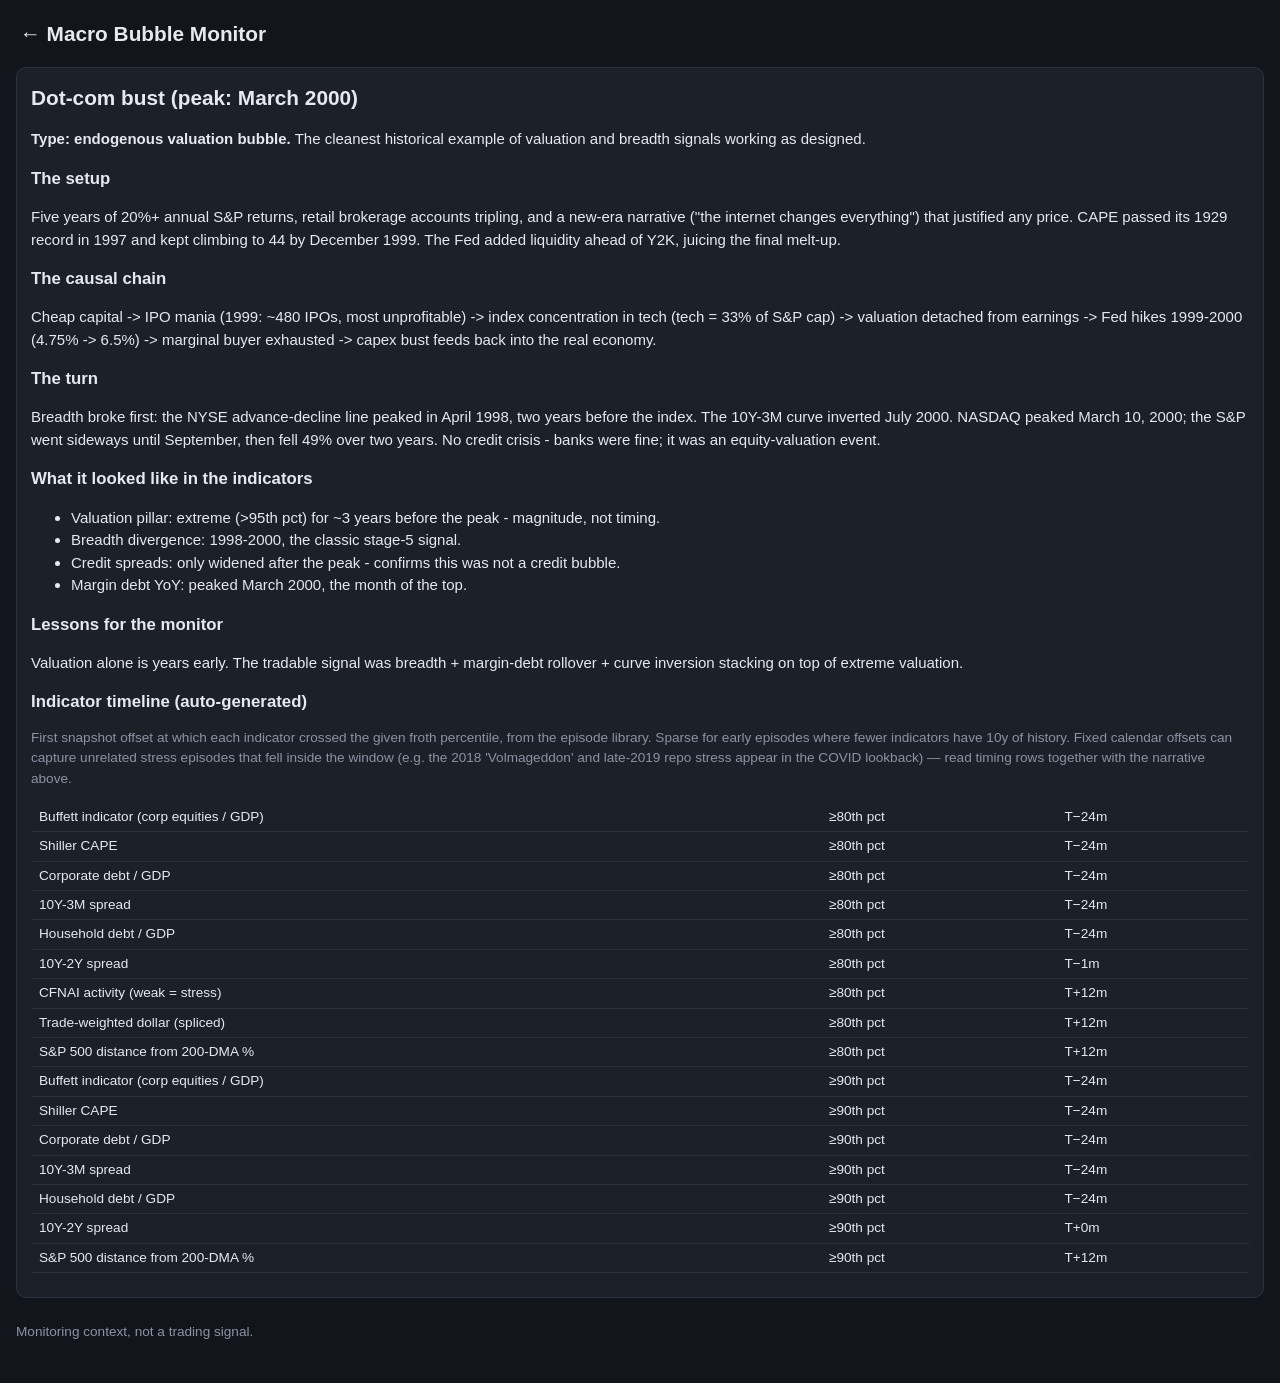
<file: site/episodes/dotcom.html>
<!DOCTYPE html>
<html lang="en"><head><meta charset="utf-8">
<meta name="viewport" content="width=device-width, initial-scale=1">
<title>Dot-com bust (peak: March 2000) - Macro Bubble Monitor</title>
<link rel="stylesheet" href="../assets/style.css"></head>
<body><header><h1><a href="../index.html" style="text-decoration:none;color:inherit">&larr; Macro Bubble Monitor</a></h1></header>
<article class="card"><h1>Dot-com bust (peak: March 2000)</h1>
<p><strong>Type: endogenous valuation bubble.</strong> The cleanest historical example of valuation
and breadth signals working as designed.</p>
<h2>The setup</h2>
<p>Five years of 20%+ annual S&amp;P returns, retail brokerage accounts tripling, and a
new-era narrative ("the internet changes everything") that justified any price.
CAPE passed its 1929 record in 1997 and kept climbing to 44 by December 1999.
The Fed added liquidity ahead of Y2K, juicing the final melt-up.</p>
<h2>The causal chain</h2>
<p>Cheap capital -&gt; IPO mania (1999: ~480 IPOs, most unprofitable) -&gt; index
concentration in tech (tech = 33% of S&amp;P cap) -&gt; valuation detached from
earnings -&gt; Fed hikes 1999-2000 (4.75% -&gt; 6.5%) -&gt; marginal buyer exhausted -&gt;
capex bust feeds back into the real economy.</p>
<h2>The turn</h2>
<p>Breadth broke first: the NYSE advance-decline line peaked in April 1998, two
years before the index. The 10Y-3M curve inverted July 2000. NASDAQ peaked
March 10, 2000; the S&amp;P went sideways until September, then fell 49% over two
years. No credit crisis - banks were fine; it was an equity-valuation event.</p>
<h2>What it looked like in the indicators</h2>
<ul>
<li>Valuation pillar: extreme (&gt;95th pct) for ~3 years before the peak - magnitude, not timing.</li>
<li>Breadth divergence: 1998-2000, the classic stage-5 signal.</li>
<li>Credit spreads: only widened after the peak - confirms this was not a credit bubble.</li>
<li>Margin debt YoY: peaked March 2000, the month of the top.</li>
</ul>
<h2>Lessons for the monitor</h2>
<p>Valuation alone is years early. The tradable signal was breadth + margin-debt
rollover + curve inversion stacking on top of extreme valuation.</p><h2>Indicator timeline (auto-generated)</h2><p class='muted'>First snapshot offset at which each indicator crossed the given froth percentile, from the episode library. Sparse for early episodes where fewer indicators have 10y of history. Fixed calendar offsets can capture unrelated stress episodes that fell inside the window (e.g. the 2018 'Volmageddon' and late-2019 repo stress appear in the COVID lookback) — read timing rows together with the narrative above.</p><table><tr><td>Buffett indicator (corp equities / GDP)</td><td>&ge;80th pct</td><td>T−24m</td></tr><tr><td>Shiller CAPE</td><td>&ge;80th pct</td><td>T−24m</td></tr><tr><td>Corporate debt / GDP</td><td>&ge;80th pct</td><td>T−24m</td></tr><tr><td>10Y-3M spread</td><td>&ge;80th pct</td><td>T−24m</td></tr><tr><td>Household debt / GDP</td><td>&ge;80th pct</td><td>T−24m</td></tr><tr><td>10Y-2Y spread</td><td>&ge;80th pct</td><td>T−1m</td></tr><tr><td>CFNAI activity (weak = stress)</td><td>&ge;80th pct</td><td>T+12m</td></tr><tr><td>Trade-weighted dollar (spliced)</td><td>&ge;80th pct</td><td>T+12m</td></tr><tr><td>S&P 500 distance from 200-DMA %</td><td>&ge;80th pct</td><td>T+12m</td></tr><tr><td>Buffett indicator (corp equities / GDP)</td><td>&ge;90th pct</td><td>T−24m</td></tr><tr><td>Shiller CAPE</td><td>&ge;90th pct</td><td>T−24m</td></tr><tr><td>Corporate debt / GDP</td><td>&ge;90th pct</td><td>T−24m</td></tr><tr><td>10Y-3M spread</td><td>&ge;90th pct</td><td>T−24m</td></tr><tr><td>Household debt / GDP</td><td>&ge;90th pct</td><td>T−24m</td></tr><tr><td>10Y-2Y spread</td><td>&ge;90th pct</td><td>T+0m</td></tr><tr><td>S&P 500 distance from 200-DMA %</td><td>&ge;90th pct</td><td>T+12m</td></tr></table></article>
<footer class="muted">Monitoring context, not a trading signal.</footer>
</body></html>
</file>
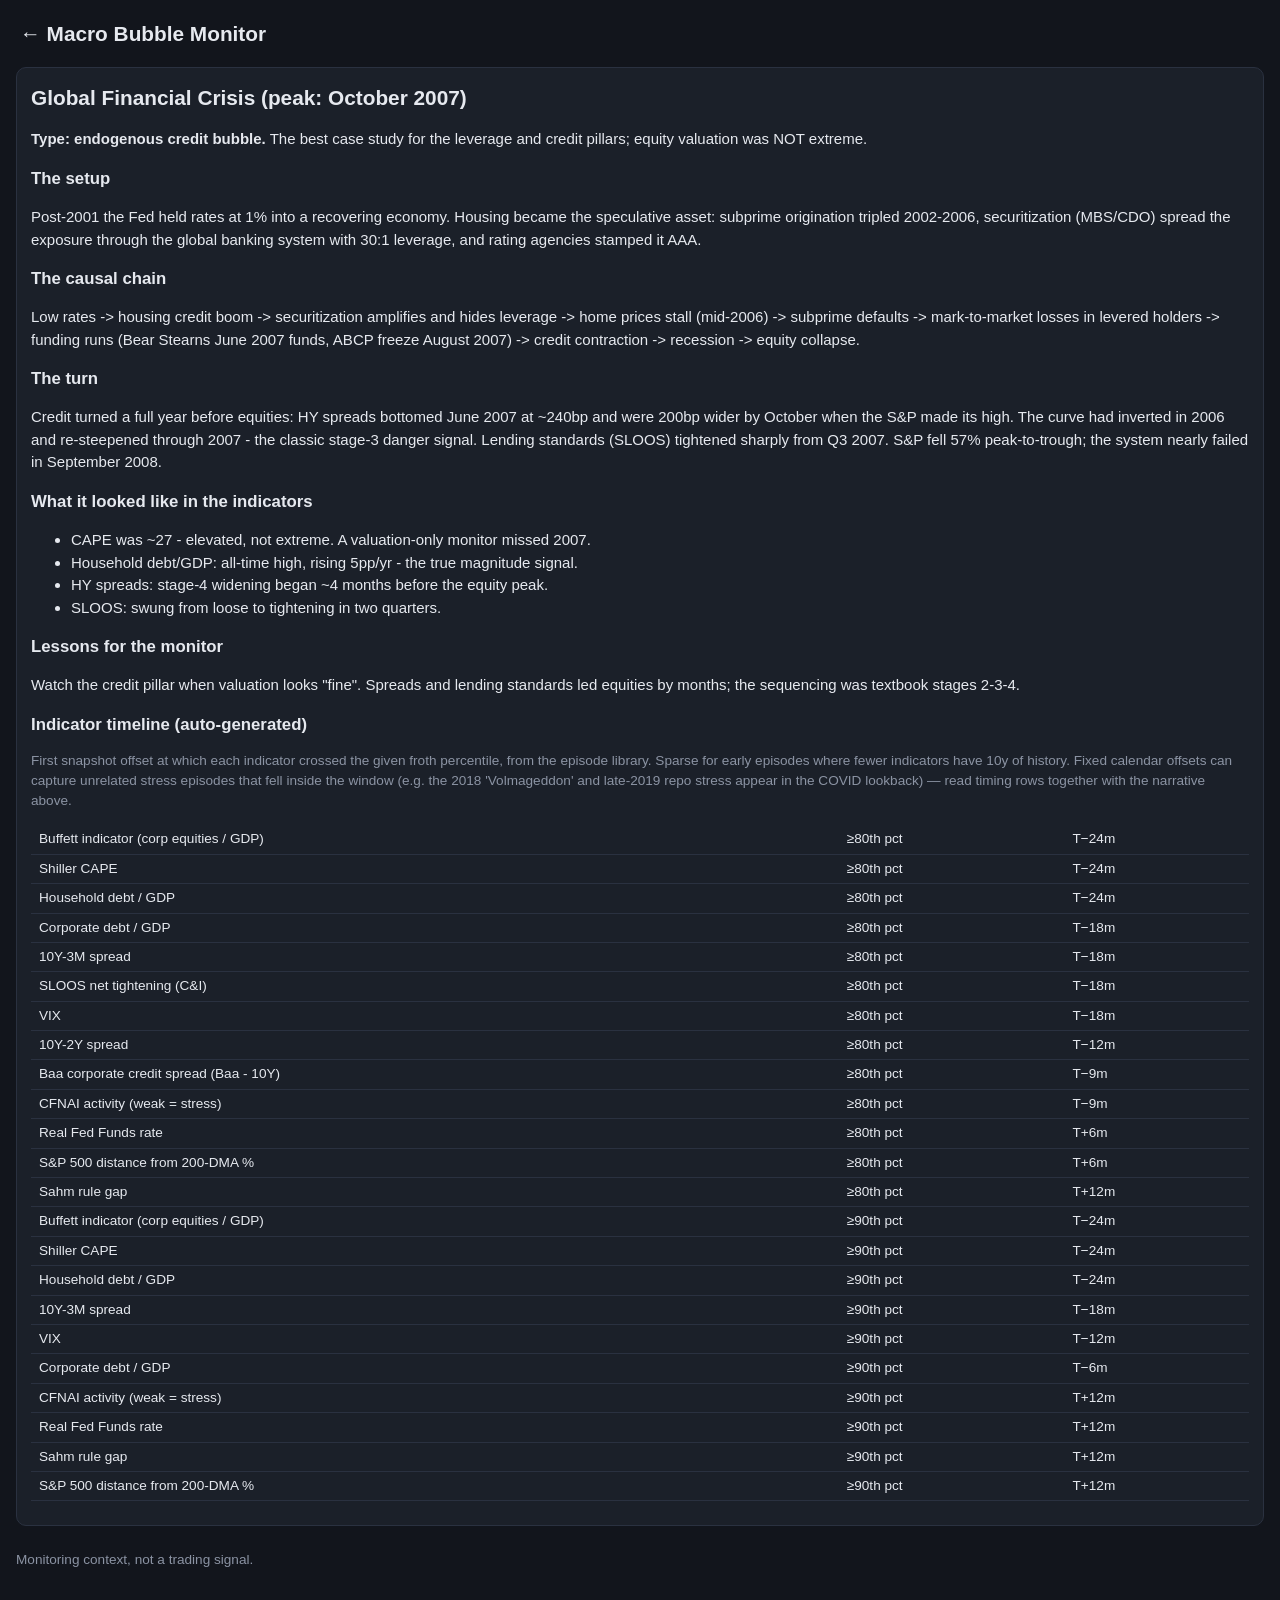
<file: site/episodes/gfc.html>
<!DOCTYPE html>
<html lang="en"><head><meta charset="utf-8">
<meta name="viewport" content="width=device-width, initial-scale=1">
<title>Global Financial Crisis (peak: October 2007) - Macro Bubble Monitor</title>
<link rel="stylesheet" href="../assets/style.css"></head>
<body><header><h1><a href="../index.html" style="text-decoration:none;color:inherit">&larr; Macro Bubble Monitor</a></h1></header>
<article class="card"><h1>Global Financial Crisis (peak: October 2007)</h1>
<p><strong>Type: endogenous credit bubble.</strong> The best case study for the leverage and
credit pillars; equity valuation was NOT extreme.</p>
<h2>The setup</h2>
<p>Post-2001 the Fed held rates at 1% into a recovering economy. Housing became
the speculative asset: subprime origination tripled 2002-2006, securitization
(MBS/CDO) spread the exposure through the global banking system with 30:1
leverage, and rating agencies stamped it AAA.</p>
<h2>The causal chain</h2>
<p>Low rates -&gt; housing credit boom -&gt; securitization amplifies and hides leverage -&gt;
home prices stall (mid-2006) -&gt; subprime defaults -&gt; mark-to-market losses in
levered holders -&gt; funding runs (Bear Stearns June 2007 funds, ABCP freeze
August 2007) -&gt; credit contraction -&gt; recession -&gt; equity collapse.</p>
<h2>The turn</h2>
<p>Credit turned a full year before equities: HY spreads bottomed June 2007 at
~240bp and were 200bp wider by October when the S&amp;P made its high. The curve
had inverted in 2006 and re-steepened through 2007 - the classic stage-3
danger signal. Lending standards (SLOOS) tightened sharply from Q3 2007.
S&amp;P fell 57% peak-to-trough; the system nearly failed in September 2008.</p>
<h2>What it looked like in the indicators</h2>
<ul>
<li>CAPE was ~27 - elevated, not extreme. A valuation-only monitor missed 2007.</li>
<li>Household debt/GDP: all-time high, rising 5pp/yr - the true magnitude signal.</li>
<li>HY spreads: stage-4 widening began ~4 months before the equity peak.</li>
<li>SLOOS: swung from loose to tightening in two quarters.</li>
</ul>
<h2>Lessons for the monitor</h2>
<p>Watch the credit pillar when valuation looks "fine". Spreads and lending
standards led equities by months; the sequencing was textbook stages 2-3-4.</p><h2>Indicator timeline (auto-generated)</h2><p class='muted'>First snapshot offset at which each indicator crossed the given froth percentile, from the episode library. Sparse for early episodes where fewer indicators have 10y of history. Fixed calendar offsets can capture unrelated stress episodes that fell inside the window (e.g. the 2018 'Volmageddon' and late-2019 repo stress appear in the COVID lookback) — read timing rows together with the narrative above.</p><table><tr><td>Buffett indicator (corp equities / GDP)</td><td>&ge;80th pct</td><td>T−24m</td></tr><tr><td>Shiller CAPE</td><td>&ge;80th pct</td><td>T−24m</td></tr><tr><td>Household debt / GDP</td><td>&ge;80th pct</td><td>T−24m</td></tr><tr><td>Corporate debt / GDP</td><td>&ge;80th pct</td><td>T−18m</td></tr><tr><td>10Y-3M spread</td><td>&ge;80th pct</td><td>T−18m</td></tr><tr><td>SLOOS net tightening (C&I)</td><td>&ge;80th pct</td><td>T−18m</td></tr><tr><td>VIX</td><td>&ge;80th pct</td><td>T−18m</td></tr><tr><td>10Y-2Y spread</td><td>&ge;80th pct</td><td>T−12m</td></tr><tr><td>Baa corporate credit spread (Baa - 10Y)</td><td>&ge;80th pct</td><td>T−9m</td></tr><tr><td>CFNAI activity (weak = stress)</td><td>&ge;80th pct</td><td>T−9m</td></tr><tr><td>Real Fed Funds rate</td><td>&ge;80th pct</td><td>T+6m</td></tr><tr><td>S&P 500 distance from 200-DMA %</td><td>&ge;80th pct</td><td>T+6m</td></tr><tr><td>Sahm rule gap</td><td>&ge;80th pct</td><td>T+12m</td></tr><tr><td>Buffett indicator (corp equities / GDP)</td><td>&ge;90th pct</td><td>T−24m</td></tr><tr><td>Shiller CAPE</td><td>&ge;90th pct</td><td>T−24m</td></tr><tr><td>Household debt / GDP</td><td>&ge;90th pct</td><td>T−24m</td></tr><tr><td>10Y-3M spread</td><td>&ge;90th pct</td><td>T−18m</td></tr><tr><td>VIX</td><td>&ge;90th pct</td><td>T−12m</td></tr><tr><td>Corporate debt / GDP</td><td>&ge;90th pct</td><td>T−6m</td></tr><tr><td>CFNAI activity (weak = stress)</td><td>&ge;90th pct</td><td>T+12m</td></tr><tr><td>Real Fed Funds rate</td><td>&ge;90th pct</td><td>T+12m</td></tr><tr><td>Sahm rule gap</td><td>&ge;90th pct</td><td>T+12m</td></tr><tr><td>S&P 500 distance from 200-DMA %</td><td>&ge;90th pct</td><td>T+12m</td></tr></table></article>
<footer class="muted">Monitoring context, not a trading signal.</footer>
</body></html>
</file>
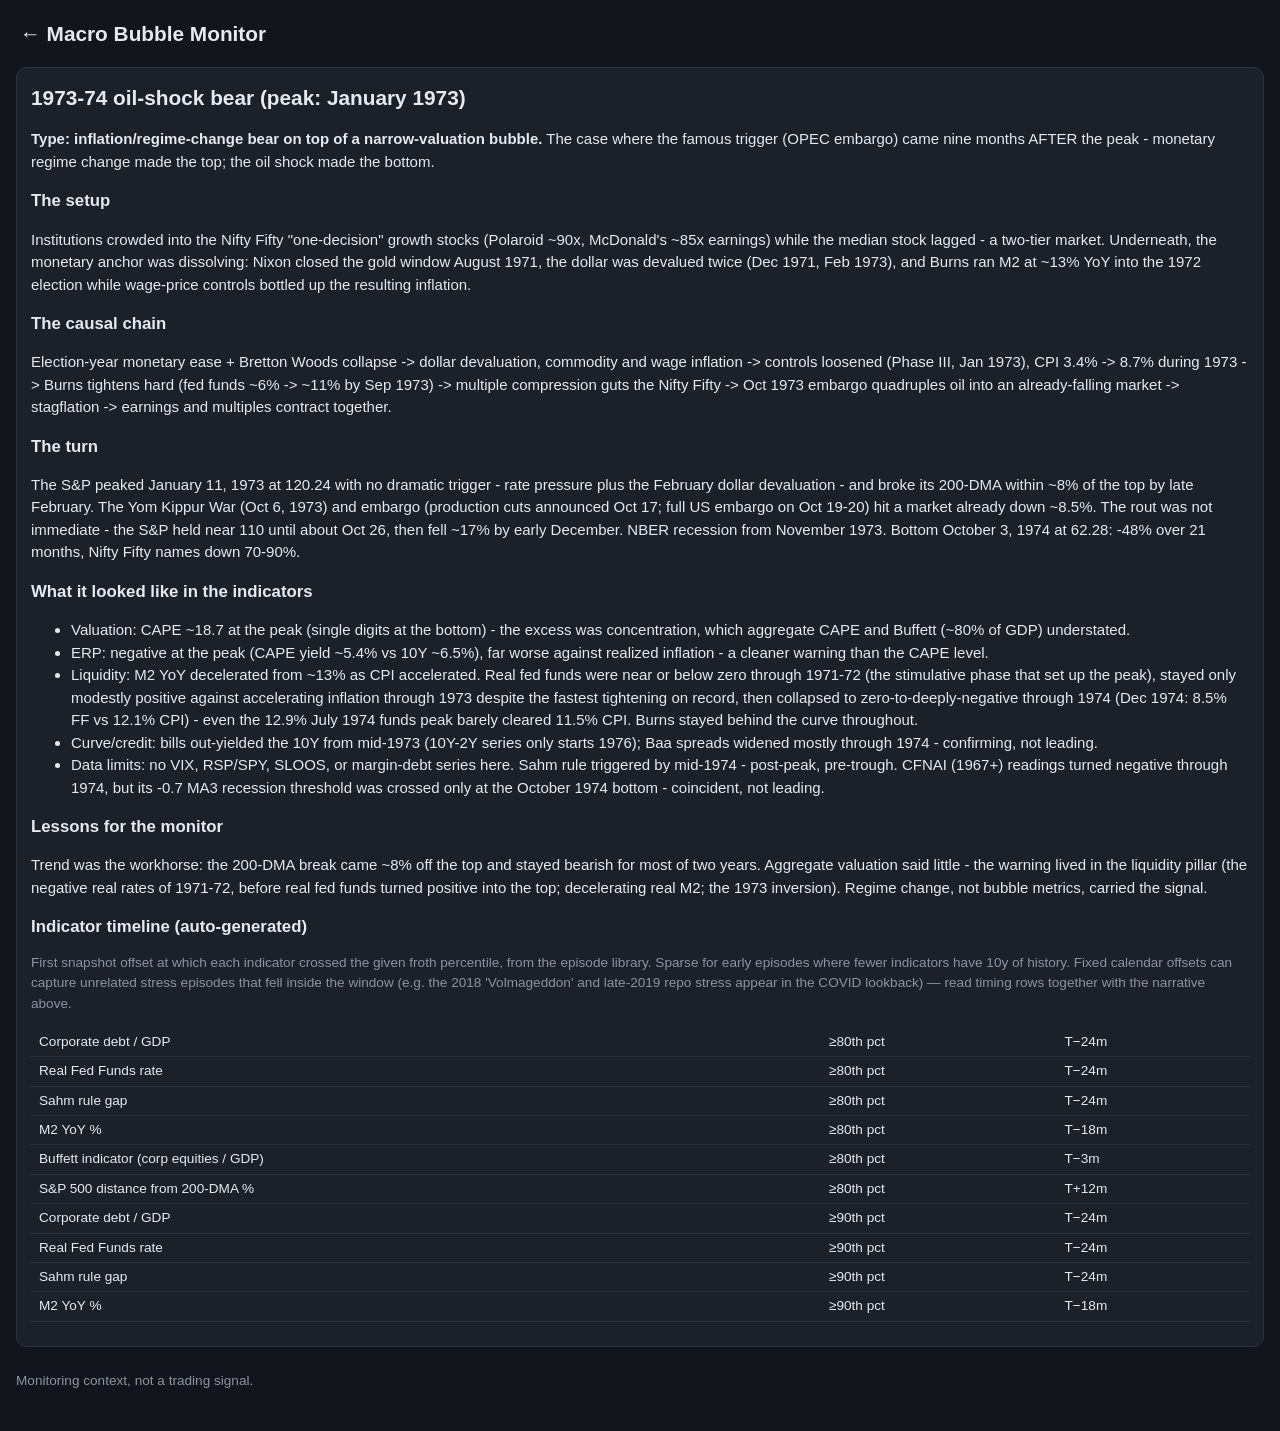
<file: site/episodes/oil1973.html>
<!DOCTYPE html>
<html lang="en"><head><meta charset="utf-8">
<meta name="viewport" content="width=device-width, initial-scale=1">
<title>1973-74 oil-shock bear (peak: January 1973) - Macro Bubble Monitor</title>
<link rel="stylesheet" href="../assets/style.css"></head>
<body><header><h1><a href="../index.html" style="text-decoration:none;color:inherit">&larr; Macro Bubble Monitor</a></h1></header>
<article class="card"><h1>1973-74 oil-shock bear (peak: January 1973)</h1>
<p><strong>Type: inflation/regime-change bear on top of a narrow-valuation bubble.</strong> The
case where the famous trigger (OPEC embargo) came nine months AFTER the peak -
monetary regime change made the top; the oil shock made the bottom.</p>
<h2>The setup</h2>
<p>Institutions crowded into the Nifty Fifty "one-decision" growth stocks
(Polaroid ~90x, McDonald's ~85x earnings) while the median stock lagged - a
two-tier market. Underneath, the monetary anchor was dissolving: Nixon closed
the gold window August 1971, the dollar was devalued twice (Dec 1971, Feb
1973), and Burns ran M2 at ~13% YoY into the 1972 election while wage-price
controls bottled up the resulting inflation.</p>
<h2>The causal chain</h2>
<p>Election-year monetary ease + Bretton Woods collapse -&gt; dollar devaluation,
commodity and wage inflation -&gt; controls loosened (Phase III, Jan 1973), CPI
3.4% -&gt; 8.7% during 1973 -&gt; Burns tightens hard (fed funds ~6% -&gt; ~11% by Sep
1973) -&gt; multiple compression guts the Nifty Fifty -&gt; Oct 1973 embargo
quadruples oil into an already-falling market -&gt; stagflation -&gt; earnings and
multiples contract together.</p>
<h2>The turn</h2>
<p>The S&amp;P peaked January 11, 1973 at 120.24 with no dramatic trigger - rate
pressure plus the February dollar devaluation - and broke its 200-DMA within
~8% of the top by late February. The Yom Kippur War (Oct 6, 1973) and embargo
(production cuts announced Oct 17; full US embargo on Oct 19-20) hit a market
already down ~8.5%. The rout was not immediate - the S&amp;P held near 110 until
about Oct 26, then fell ~17% by early December. NBER recession from November
1973. Bottom October 3, 1974 at 62.28: -48% over 21 months, Nifty Fifty names
down 70-90%.</p>
<h2>What it looked like in the indicators</h2>
<ul>
<li>Valuation: CAPE ~18.7 at the peak (single digits at the bottom) - the excess
  was concentration, which aggregate CAPE and Buffett (~80% of GDP) understated.</li>
<li>ERP: negative at the peak (CAPE yield ~5.4% vs 10Y ~6.5%), far worse against
  realized inflation - a cleaner warning than the CAPE level.</li>
<li>Liquidity: M2 YoY decelerated from ~13% as CPI accelerated. Real fed funds
  were near or below zero through 1971-72 (the stimulative phase that set up
  the peak), stayed only modestly positive against accelerating inflation
  through 1973 despite the fastest tightening on record, then collapsed to
  zero-to-deeply-negative through 1974 (Dec 1974: 8.5% FF vs 12.1% CPI) - even
  the 12.9% July 1974 funds peak barely cleared 11.5% CPI. Burns stayed behind
  the curve throughout.</li>
<li>Curve/credit: bills out-yielded the 10Y from mid-1973 (10Y-2Y series only
  starts 1976); Baa spreads widened mostly through 1974 - confirming, not leading.</li>
<li>Data limits: no VIX, RSP/SPY, SLOOS, or margin-debt series here. Sahm rule
  triggered by mid-1974 - post-peak, pre-trough. CFNAI (1967+) readings turned
  negative through 1974, but its -0.7 MA3 recession threshold was crossed only
  at the October 1974 bottom - coincident, not leading.</li>
</ul>
<h2>Lessons for the monitor</h2>
<p>Trend was the workhorse: the 200-DMA break came ~8% off the top and stayed
bearish for most of two years. Aggregate valuation said little - the warning
lived in the liquidity pillar (the negative real rates of 1971-72, before real
fed funds turned positive into the top; decelerating real M2; the 1973
inversion). Regime change, not bubble metrics, carried the signal.</p><h2>Indicator timeline (auto-generated)</h2><p class='muted'>First snapshot offset at which each indicator crossed the given froth percentile, from the episode library. Sparse for early episodes where fewer indicators have 10y of history. Fixed calendar offsets can capture unrelated stress episodes that fell inside the window (e.g. the 2018 'Volmageddon' and late-2019 repo stress appear in the COVID lookback) — read timing rows together with the narrative above.</p><table><tr><td>Corporate debt / GDP</td><td>&ge;80th pct</td><td>T−24m</td></tr><tr><td>Real Fed Funds rate</td><td>&ge;80th pct</td><td>T−24m</td></tr><tr><td>Sahm rule gap</td><td>&ge;80th pct</td><td>T−24m</td></tr><tr><td>M2 YoY %</td><td>&ge;80th pct</td><td>T−18m</td></tr><tr><td>Buffett indicator (corp equities / GDP)</td><td>&ge;80th pct</td><td>T−3m</td></tr><tr><td>S&P 500 distance from 200-DMA %</td><td>&ge;80th pct</td><td>T+12m</td></tr><tr><td>Corporate debt / GDP</td><td>&ge;90th pct</td><td>T−24m</td></tr><tr><td>Real Fed Funds rate</td><td>&ge;90th pct</td><td>T−24m</td></tr><tr><td>Sahm rule gap</td><td>&ge;90th pct</td><td>T−24m</td></tr><tr><td>M2 YoY %</td><td>&ge;90th pct</td><td>T−18m</td></tr></table></article>
<footer class="muted">Monitoring context, not a trading signal.</footer>
</body></html>
</file>
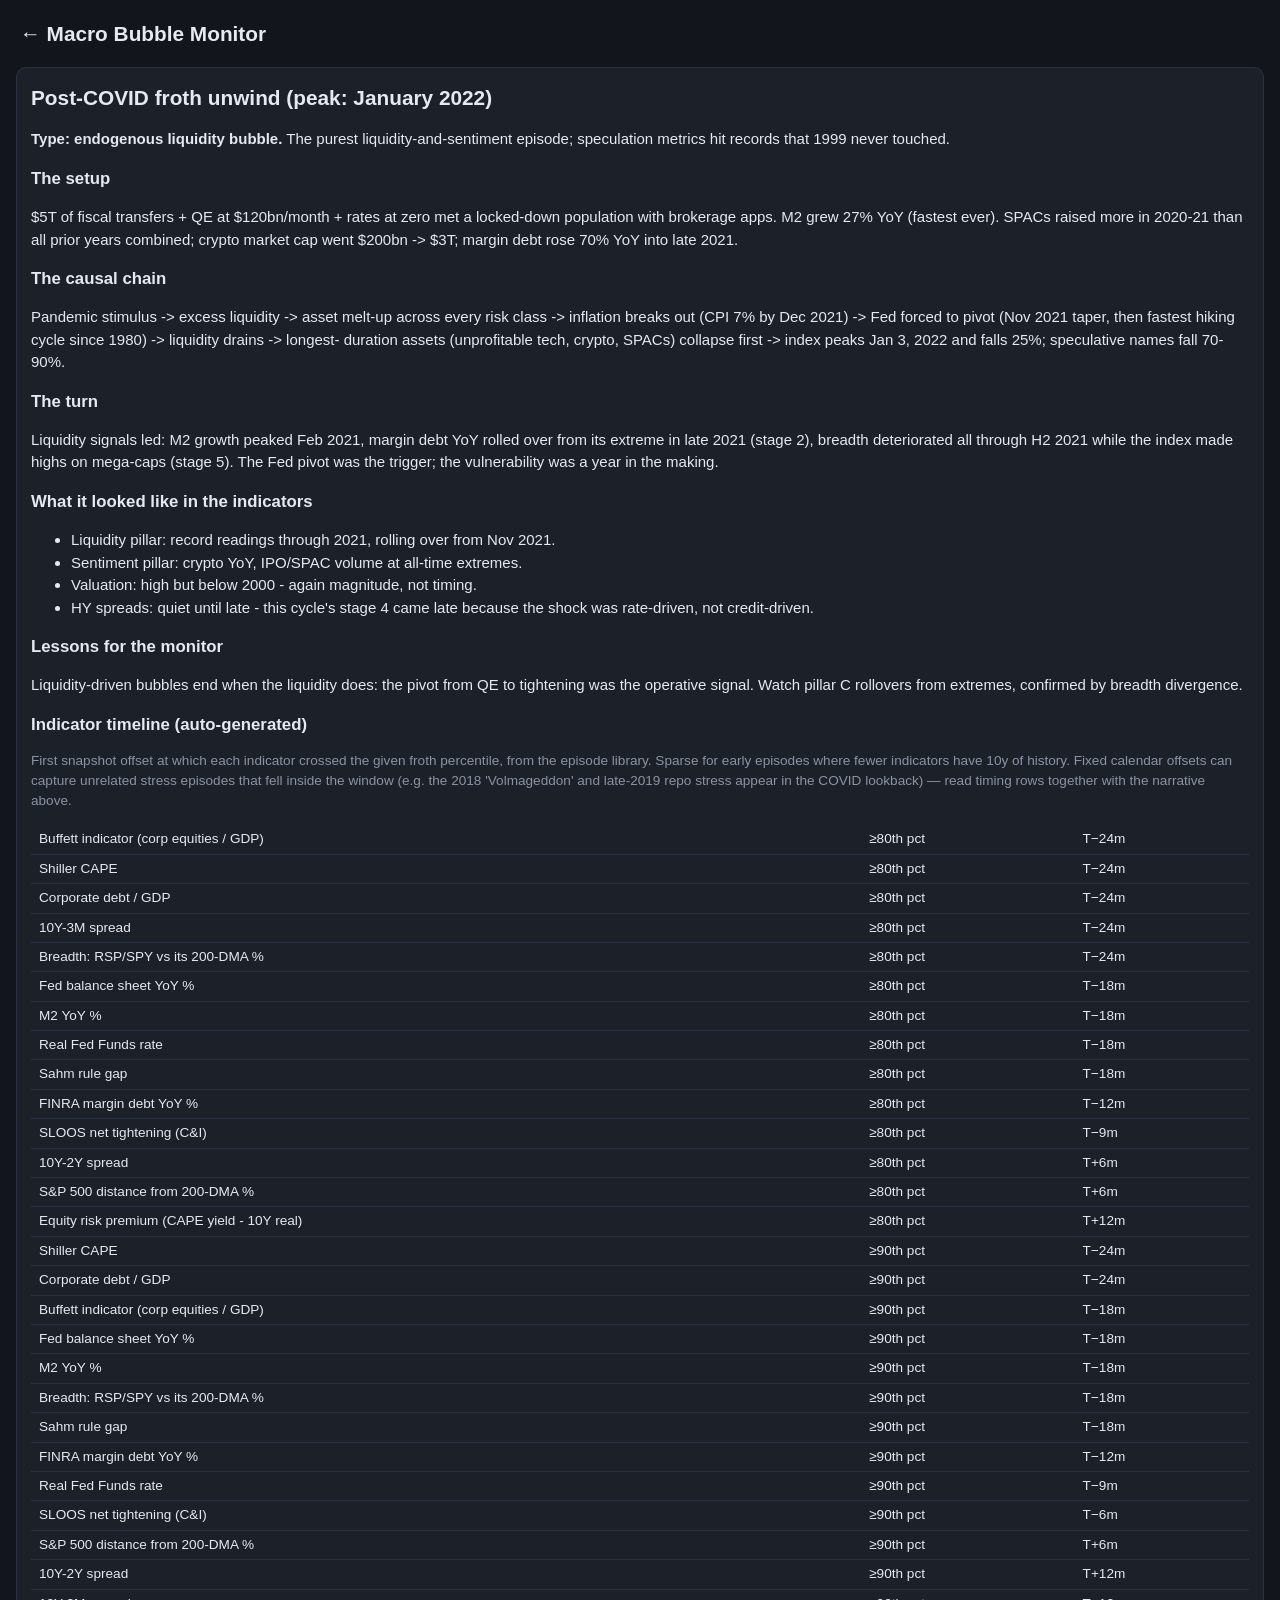
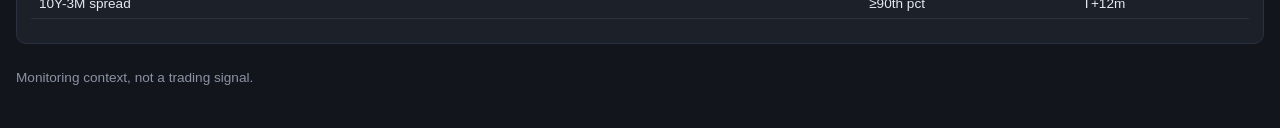
<file: site/episodes/postcovid.html>
<!DOCTYPE html>
<html lang="en"><head><meta charset="utf-8">
<meta name="viewport" content="width=device-width, initial-scale=1">
<title>Post-COVID froth unwind (peak: January 2022) - Macro Bubble Monitor</title>
<link rel="stylesheet" href="../assets/style.css"></head>
<body><header><h1><a href="../index.html" style="text-decoration:none;color:inherit">&larr; Macro Bubble Monitor</a></h1></header>
<article class="card"><h1>Post-COVID froth unwind (peak: January 2022)</h1>
<p><strong>Type: endogenous liquidity bubble.</strong> The purest liquidity-and-sentiment episode;
speculation metrics hit records that 1999 never touched.</p>
<h2>The setup</h2>
<p>$5T of fiscal transfers + QE at $120bn/month + rates at zero met a locked-down
population with brokerage apps. M2 grew 27% YoY (fastest ever). SPACs raised
more in 2020-21 than all prior years combined; crypto market cap went
$200bn -&gt; $3T; margin debt rose 70% YoY into late 2021.</p>
<h2>The causal chain</h2>
<p>Pandemic stimulus -&gt; excess liquidity -&gt; asset melt-up across every risk class -&gt;
inflation breaks out (CPI 7% by Dec 2021) -&gt; Fed forced to pivot (Nov 2021
taper, then fastest hiking cycle since 1980) -&gt; liquidity drains -&gt; longest-
duration assets (unprofitable tech, crypto, SPACs) collapse first -&gt; index
peaks Jan 3, 2022 and falls 25%; speculative names fall 70-90%.</p>
<h2>The turn</h2>
<p>Liquidity signals led: M2 growth peaked Feb 2021, margin debt YoY rolled over
from its extreme in late 2021 (stage 2), breadth deteriorated all through H2
2021 while the index made highs on mega-caps (stage 5). The Fed pivot was the
trigger; the vulnerability was a year in the making.</p>
<h2>What it looked like in the indicators</h2>
<ul>
<li>Liquidity pillar: record readings through 2021, rolling over from Nov 2021.</li>
<li>Sentiment pillar: crypto YoY, IPO/SPAC volume at all-time extremes.</li>
<li>Valuation: high but below 2000 - again magnitude, not timing.</li>
<li>HY spreads: quiet until late - this cycle's stage 4 came late because the
  shock was rate-driven, not credit-driven.</li>
</ul>
<h2>Lessons for the monitor</h2>
<p>Liquidity-driven bubbles end when the liquidity does: the pivot from QE to
tightening was the operative signal. Watch pillar C rollovers from extremes,
confirmed by breadth divergence.</p><h2>Indicator timeline (auto-generated)</h2><p class='muted'>First snapshot offset at which each indicator crossed the given froth percentile, from the episode library. Sparse for early episodes where fewer indicators have 10y of history. Fixed calendar offsets can capture unrelated stress episodes that fell inside the window (e.g. the 2018 'Volmageddon' and late-2019 repo stress appear in the COVID lookback) — read timing rows together with the narrative above.</p><table><tr><td>Buffett indicator (corp equities / GDP)</td><td>&ge;80th pct</td><td>T−24m</td></tr><tr><td>Shiller CAPE</td><td>&ge;80th pct</td><td>T−24m</td></tr><tr><td>Corporate debt / GDP</td><td>&ge;80th pct</td><td>T−24m</td></tr><tr><td>10Y-3M spread</td><td>&ge;80th pct</td><td>T−24m</td></tr><tr><td>Breadth: RSP/SPY vs its 200-DMA %</td><td>&ge;80th pct</td><td>T−24m</td></tr><tr><td>Fed balance sheet YoY %</td><td>&ge;80th pct</td><td>T−18m</td></tr><tr><td>M2 YoY %</td><td>&ge;80th pct</td><td>T−18m</td></tr><tr><td>Real Fed Funds rate</td><td>&ge;80th pct</td><td>T−18m</td></tr><tr><td>Sahm rule gap</td><td>&ge;80th pct</td><td>T−18m</td></tr><tr><td>FINRA margin debt YoY %</td><td>&ge;80th pct</td><td>T−12m</td></tr><tr><td>SLOOS net tightening (C&I)</td><td>&ge;80th pct</td><td>T−9m</td></tr><tr><td>10Y-2Y spread</td><td>&ge;80th pct</td><td>T+6m</td></tr><tr><td>S&P 500 distance from 200-DMA %</td><td>&ge;80th pct</td><td>T+6m</td></tr><tr><td>Equity risk premium (CAPE yield - 10Y real)</td><td>&ge;80th pct</td><td>T+12m</td></tr><tr><td>Shiller CAPE</td><td>&ge;90th pct</td><td>T−24m</td></tr><tr><td>Corporate debt / GDP</td><td>&ge;90th pct</td><td>T−24m</td></tr><tr><td>Buffett indicator (corp equities / GDP)</td><td>&ge;90th pct</td><td>T−18m</td></tr><tr><td>Fed balance sheet YoY %</td><td>&ge;90th pct</td><td>T−18m</td></tr><tr><td>M2 YoY %</td><td>&ge;90th pct</td><td>T−18m</td></tr><tr><td>Breadth: RSP/SPY vs its 200-DMA %</td><td>&ge;90th pct</td><td>T−18m</td></tr><tr><td>Sahm rule gap</td><td>&ge;90th pct</td><td>T−18m</td></tr><tr><td>FINRA margin debt YoY %</td><td>&ge;90th pct</td><td>T−12m</td></tr><tr><td>Real Fed Funds rate</td><td>&ge;90th pct</td><td>T−9m</td></tr><tr><td>SLOOS net tightening (C&I)</td><td>&ge;90th pct</td><td>T−6m</td></tr><tr><td>S&P 500 distance from 200-DMA %</td><td>&ge;90th pct</td><td>T+6m</td></tr><tr><td>10Y-2Y spread</td><td>&ge;90th pct</td><td>T+12m</td></tr><tr><td>10Y-3M spread</td><td>&ge;90th pct</td><td>T+12m</td></tr></table></article>
<footer class="muted">Monitoring context, not a trading signal.</footer>
</body></html>
</file>
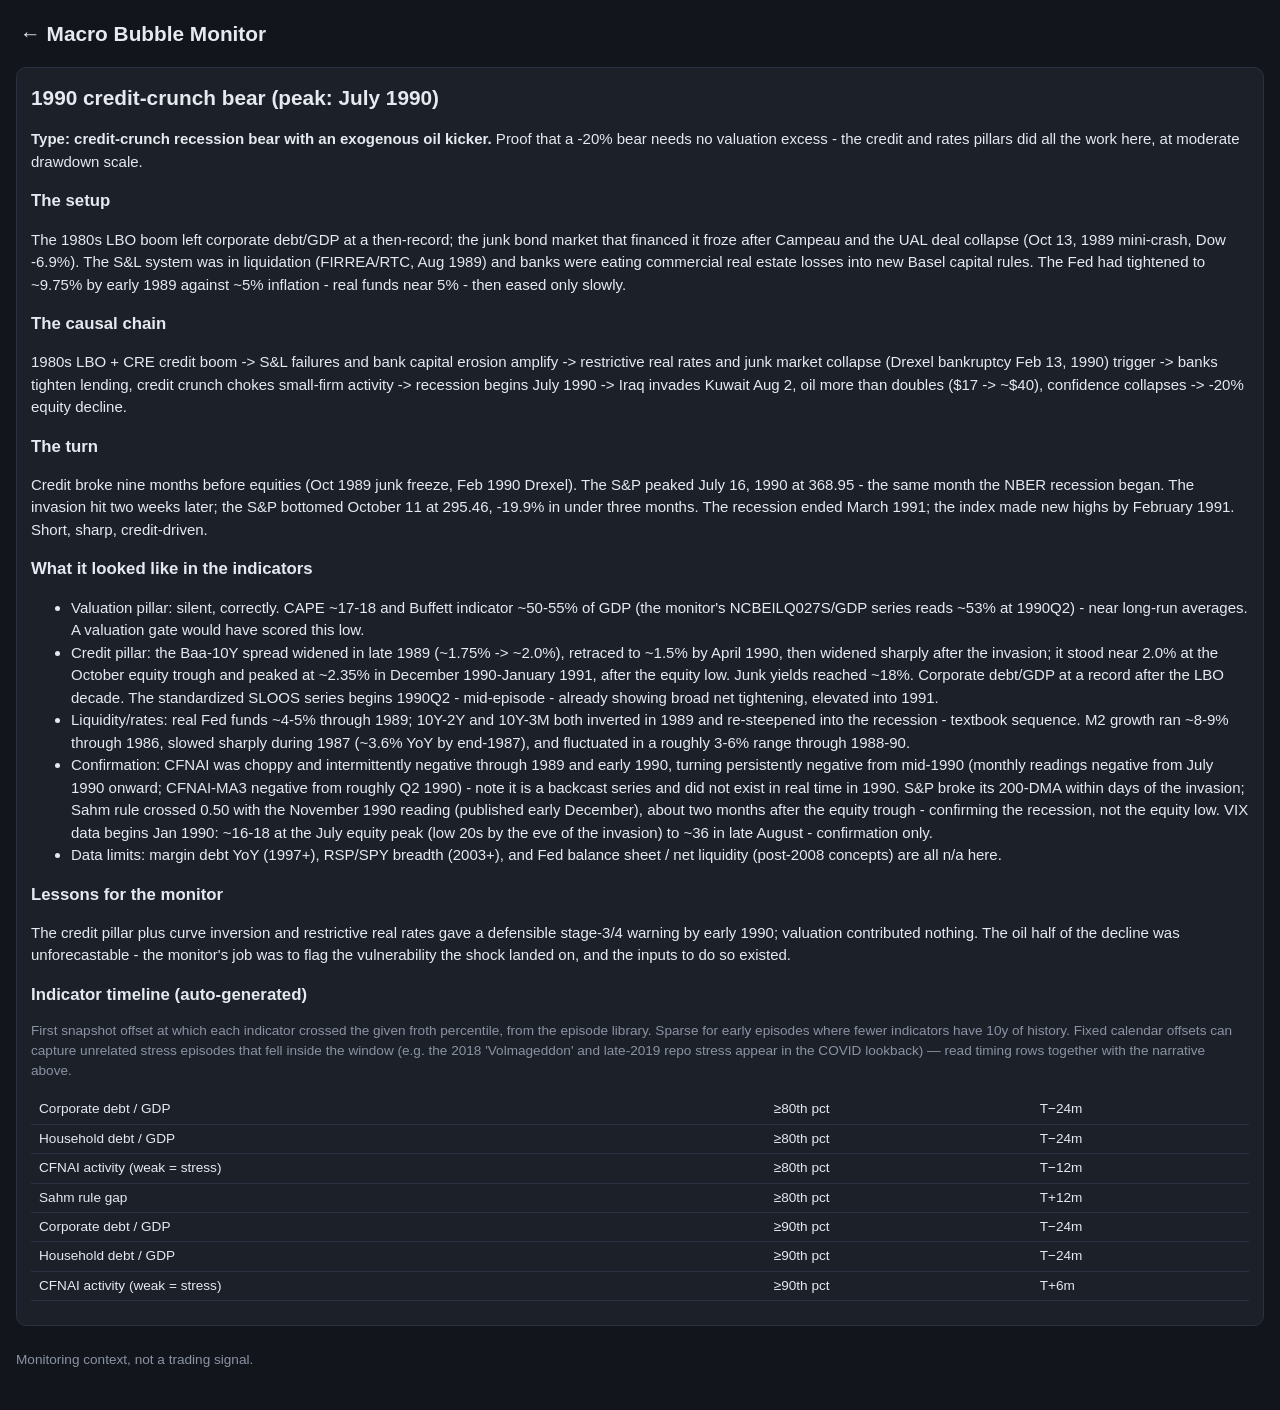
<file: site/episodes/rec1990.html>
<!DOCTYPE html>
<html lang="en"><head><meta charset="utf-8">
<meta name="viewport" content="width=device-width, initial-scale=1">
<title>1990 credit-crunch bear (peak: July 1990) - Macro Bubble Monitor</title>
<link rel="stylesheet" href="../assets/style.css"></head>
<body><header><h1><a href="../index.html" style="text-decoration:none;color:inherit">&larr; Macro Bubble Monitor</a></h1></header>
<article class="card"><h1>1990 credit-crunch bear (peak: July 1990)</h1>
<p><strong>Type: credit-crunch recession bear with an exogenous oil kicker.</strong> Proof that
a -20% bear needs no valuation excess - the credit and rates pillars did all
the work here, at moderate drawdown scale.</p>
<h2>The setup</h2>
<p>The 1980s LBO boom left corporate debt/GDP at a then-record; the junk bond
market that financed it froze after Campeau and the UAL deal collapse (Oct 13,
1989 mini-crash, Dow -6.9%). The S&amp;L system was in liquidation (FIRREA/RTC,
Aug 1989) and banks were eating commercial real estate losses into new Basel
capital rules. The Fed had tightened to ~9.75% by early 1989 against ~5%
inflation - real funds near 5% - then eased only slowly.</p>
<h2>The causal chain</h2>
<p>1980s LBO + CRE credit boom -&gt; S&amp;L failures and bank capital erosion amplify -&gt;
restrictive real rates and junk market collapse (Drexel bankruptcy Feb 13,
1990) trigger -&gt; banks tighten lending, credit crunch chokes small-firm
activity -&gt; recession begins July 1990 -&gt; Iraq invades Kuwait Aug 2, oil
more than doubles ($17 -&gt; ~$40), confidence collapses -&gt; -20% equity decline.</p>
<h2>The turn</h2>
<p>Credit broke nine months before equities (Oct 1989 junk freeze, Feb 1990
Drexel). The S&amp;P peaked July 16, 1990 at 368.95 - the same month the NBER
recession began. The invasion hit two weeks later; the S&amp;P bottomed October
11 at 295.46, -19.9% in under three months. The recession ended March 1991;
the index made new highs by February 1991. Short, sharp, credit-driven.</p>
<h2>What it looked like in the indicators</h2>
<ul>
<li>Valuation pillar: silent, correctly. CAPE ~17-18 and Buffett indicator
  ~50-55% of GDP (the monitor's NCBEILQ027S/GDP series reads ~53% at 1990Q2) -
  near long-run averages. A valuation gate would have scored this low.</li>
<li>Credit pillar: the Baa-10Y spread widened in late 1989 (~1.75% -&gt; ~2.0%),
  retraced to ~1.5% by April 1990, then widened sharply after the invasion;
  it stood near 2.0% at the October equity trough and peaked at ~2.35% in
  December 1990-January 1991, after the equity low. Junk yields reached ~18%.
  Corporate debt/GDP at a record after the LBO decade. The standardized SLOOS
  series begins 1990Q2 - mid-episode - already showing broad net tightening,
  elevated into 1991.</li>
<li>Liquidity/rates: real Fed funds ~4-5% through 1989; 10Y-2Y and 10Y-3M both
  inverted in 1989 and re-steepened into the recession - textbook sequence.
  M2 growth ran ~8-9% through 1986, slowed sharply during 1987 (~3.6% YoY by
  end-1987), and fluctuated in a roughly 3-6% range through 1988-90.</li>
<li>Confirmation: CFNAI was choppy and intermittently negative through 1989 and
  early 1990, turning persistently negative from mid-1990 (monthly readings
  negative from July 1990 onward; CFNAI-MA3 negative from roughly Q2 1990) -
  note it is a backcast series and did not exist in real time in 1990. S&amp;P
  broke its 200-DMA within days of the invasion; Sahm rule crossed 0.50 with
  the November 1990 reading (published early December), about two months after
  the equity trough - confirming the recession, not the equity low. VIX data
  begins Jan 1990: ~16-18 at the July equity peak (low 20s by the eve of the
  invasion) to ~36 in late August - confirmation only.</li>
<li>Data limits: margin debt YoY (1997+), RSP/SPY breadth (2003+), and Fed
  balance sheet / net liquidity (post-2008 concepts) are all n/a here.</li>
</ul>
<h2>Lessons for the monitor</h2>
<p>The credit pillar plus curve inversion and restrictive real rates gave a
defensible stage-3/4 warning by early 1990; valuation contributed nothing.
The oil half of the decline was unforecastable - the monitor's job was to flag
the vulnerability the shock landed on, and the inputs to do so existed.</p><h2>Indicator timeline (auto-generated)</h2><p class='muted'>First snapshot offset at which each indicator crossed the given froth percentile, from the episode library. Sparse for early episodes where fewer indicators have 10y of history. Fixed calendar offsets can capture unrelated stress episodes that fell inside the window (e.g. the 2018 'Volmageddon' and late-2019 repo stress appear in the COVID lookback) — read timing rows together with the narrative above.</p><table><tr><td>Corporate debt / GDP</td><td>&ge;80th pct</td><td>T−24m</td></tr><tr><td>Household debt / GDP</td><td>&ge;80th pct</td><td>T−24m</td></tr><tr><td>CFNAI activity (weak = stress)</td><td>&ge;80th pct</td><td>T−12m</td></tr><tr><td>Sahm rule gap</td><td>&ge;80th pct</td><td>T+12m</td></tr><tr><td>Corporate debt / GDP</td><td>&ge;90th pct</td><td>T−24m</td></tr><tr><td>Household debt / GDP</td><td>&ge;90th pct</td><td>T−24m</td></tr><tr><td>CFNAI activity (weak = stress)</td><td>&ge;90th pct</td><td>T+6m</td></tr></table></article>
<footer class="muted">Monitoring context, not a trading signal.</footer>
</body></html>
</file>
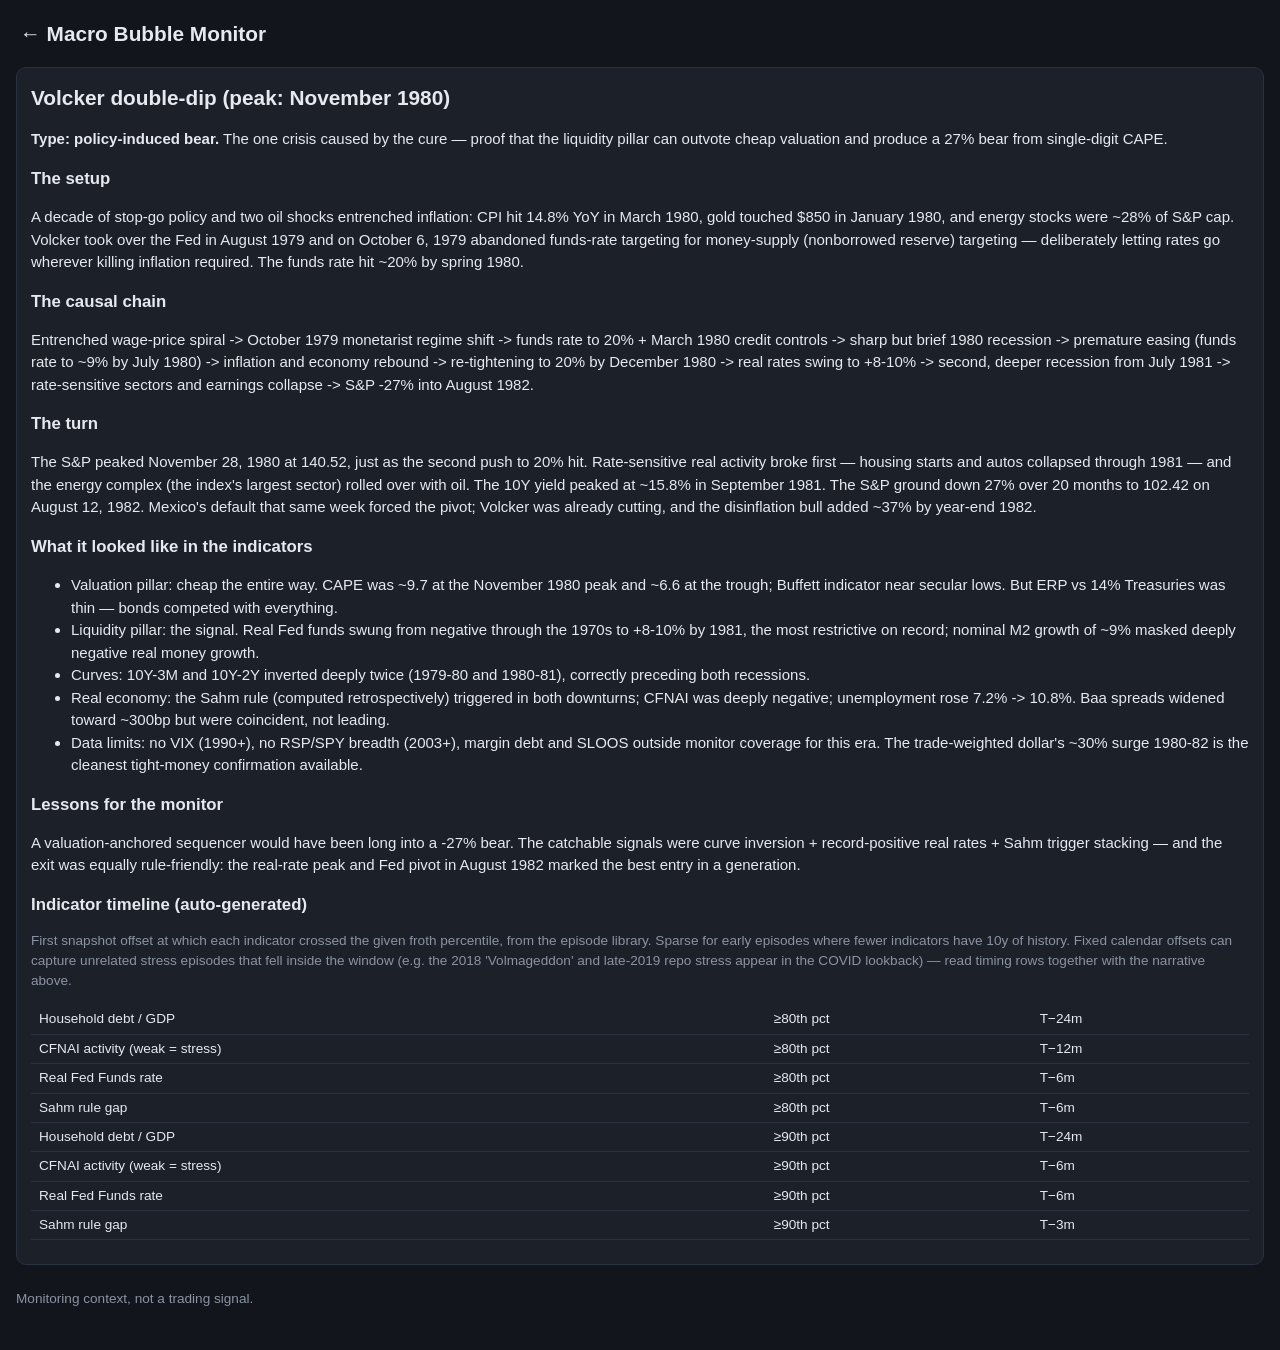
<file: site/episodes/volcker1980.html>
<!DOCTYPE html>
<html lang="en"><head><meta charset="utf-8">
<meta name="viewport" content="width=device-width, initial-scale=1">
<title>Volcker double-dip (peak: November 1980) - Macro Bubble Monitor</title>
<link rel="stylesheet" href="../assets/style.css"></head>
<body><header><h1><a href="../index.html" style="text-decoration:none;color:inherit">&larr; Macro Bubble Monitor</a></h1></header>
<article class="card"><h1>Volcker double-dip (peak: November 1980)</h1>
<p><strong>Type: policy-induced bear.</strong> The one crisis caused by the cure — proof that
the liquidity pillar can outvote cheap valuation and produce a 27% bear from
single-digit CAPE.</p>
<h2>The setup</h2>
<p>A decade of stop-go policy and two oil shocks entrenched inflation: CPI hit
14.8% YoY in March 1980, gold touched $850 in January 1980, and energy stocks
were ~28% of S&amp;P cap. Volcker took over the Fed in August 1979 and on
October 6, 1979 abandoned funds-rate targeting for money-supply (nonborrowed
reserve) targeting — deliberately letting rates go wherever killing inflation
required. The funds rate hit ~20% by spring 1980.</p>
<h2>The causal chain</h2>
<p>Entrenched wage-price spiral -&gt; October 1979 monetarist regime shift -&gt; funds
rate to 20% + March 1980 credit controls -&gt; sharp but brief 1980 recession -&gt;
premature easing (funds rate to ~9% by July 1980) -&gt; inflation and economy
rebound -&gt; re-tightening to 20% by December 1980 -&gt; real rates swing to +8-10%
-&gt; second, deeper recession from July 1981 -&gt; rate-sensitive sectors and
earnings collapse -&gt; S&amp;P -27% into August 1982.</p>
<h2>The turn</h2>
<p>The S&amp;P peaked November 28, 1980 at 140.52, just as the second push to 20%
hit. Rate-sensitive real activity broke first — housing starts and autos
collapsed through 1981 — and the energy complex (the index's largest sector)
rolled over with oil. The 10Y yield peaked at ~15.8% in September 1981.
The S&amp;P ground down 27% over 20 months to 102.42 on August 12, 1982.
Mexico's default that same week forced the pivot; Volcker was already cutting,
and the disinflation bull added ~37% by year-end 1982.</p>
<h2>What it looked like in the indicators</h2>
<ul>
<li>Valuation pillar: cheap the entire way. CAPE was ~9.7 at the November 1980 peak and ~6.6 at the trough; Buffett indicator near secular lows. But ERP vs 14% Treasuries was thin — bonds competed with everything.</li>
<li>Liquidity pillar: the signal. Real Fed funds swung from negative through the 1970s to +8-10% by 1981, the most restrictive on record; nominal M2 growth of ~9% masked deeply negative real money growth.</li>
<li>Curves: 10Y-3M and 10Y-2Y inverted deeply twice (1979-80 and 1980-81), correctly preceding both recessions.</li>
<li>Real economy: the Sahm rule (computed retrospectively) triggered in both downturns; CFNAI was deeply negative; unemployment rose 7.2% -&gt; 10.8%. Baa spreads widened toward ~300bp but were coincident, not leading.</li>
<li>Data limits: no VIX (1990+), no RSP/SPY breadth (2003+), margin debt and SLOOS outside monitor coverage for this era. The trade-weighted dollar's ~30% surge 1980-82 is the cleanest tight-money confirmation available.</li>
</ul>
<h2>Lessons for the monitor</h2>
<p>A valuation-anchored sequencer would have been long into a -27% bear. The
catchable signals were curve inversion + record-positive real rates + Sahm
trigger stacking — and the exit was equally rule-friendly: the real-rate peak
and Fed pivot in August 1982 marked the best entry in a generation.</p><h2>Indicator timeline (auto-generated)</h2><p class='muted'>First snapshot offset at which each indicator crossed the given froth percentile, from the episode library. Sparse for early episodes where fewer indicators have 10y of history. Fixed calendar offsets can capture unrelated stress episodes that fell inside the window (e.g. the 2018 'Volmageddon' and late-2019 repo stress appear in the COVID lookback) — read timing rows together with the narrative above.</p><table><tr><td>Household debt / GDP</td><td>&ge;80th pct</td><td>T−24m</td></tr><tr><td>CFNAI activity (weak = stress)</td><td>&ge;80th pct</td><td>T−12m</td></tr><tr><td>Real Fed Funds rate</td><td>&ge;80th pct</td><td>T−6m</td></tr><tr><td>Sahm rule gap</td><td>&ge;80th pct</td><td>T−6m</td></tr><tr><td>Household debt / GDP</td><td>&ge;90th pct</td><td>T−24m</td></tr><tr><td>CFNAI activity (weak = stress)</td><td>&ge;90th pct</td><td>T−6m</td></tr><tr><td>Real Fed Funds rate</td><td>&ge;90th pct</td><td>T−6m</td></tr><tr><td>Sahm rule gap</td><td>&ge;90th pct</td><td>T−3m</td></tr></table></article>
<footer class="muted">Monitoring context, not a trading signal.</footer>
</body></html>
</file>
<file: site/assets/style.css>
:root { --bg:#12151c; --card:#1b2029; --text:#e6e9ef; --muted:#8b93a3; --line:#2a3140;
        --cool:#4caf7d; --warm:#e0b83c; --frothy:#e07b3c; --bubble:#d64545; }
* { box-sizing: border-box; }
body { margin:0; background:var(--bg); color:var(--text);
       font:15px/1.5 -apple-system, "Segoe UI", Roboto, sans-serif; padding:0 16px 40px; }
header { display:flex; justify-content:space-between; align-items:baseline; padding:18px 4px; }
h1 { font-size:1.3rem; margin:0; } h2 { font-size:1.05rem; margin:0; } h3 { margin:0 0 6px; }
.muted { color:var(--muted); font-size:.85rem; }
.card { background:var(--card); border:1px solid var(--line); border-radius:10px;
        padding:14px; margin-bottom:16px; }
.card-row { display:grid; grid-template-columns:repeat(auto-fit,minmax(260px,1fr));
            gap:16px; margin-bottom:16px; }
.card-row .card { margin-bottom:0; }
.card-head { display:flex; justify-content:space-between; align-items:center; margin-bottom:8px; }
.placeholder { opacity:.65; }
#regime-label { text-align:center; font-weight:600; font-size:1.05rem; }
.pillar-row { display:grid; grid-template-columns:150px 1fr 110px; gap:10px;
              align-items:center; padding:7px 0; border-bottom:1px solid var(--line); }
.pillar-row:last-child { border-bottom:none; }
.bar-track { background:var(--bg); border-radius:6px; height:18px; overflow:hidden; }
.bar-fill { height:100%; border-radius:6px; }
.chip { display:inline-block; font-size:.68rem; padding:1px 7px; border-radius:9px;
        border:1px solid var(--line); color:var(--muted); margin-left:6px; }
.delta { font-size:.8rem; color:var(--muted); text-align:right; }
.badge-stale { color:var(--bubble); font-weight:600; }
select { background:var(--card); color:var(--text); border:1px solid var(--line);
         border-radius:6px; padding:4px 8px; }
.toggle { font-size:.85rem; color:var(--muted); }
footer { margin-top:24px; font-size:.8rem; }
a { color:#6ea8fe; }
@media (max-width:640px){ .pillar-row { grid-template-columns:110px 1fr 70px; } }
.tabs { display:flex; flex-wrap:wrap; gap:6px; margin-bottom:10px; }
.tabs button { background:var(--bg); color:var(--muted); border:1px solid var(--line);
               border-radius:15px; padding:3px 12px; font-size:.8rem; cursor:pointer; }
.tabs button.active { color:var(--text); border-color:var(--warm); }
#analog-list .analog-row { cursor:pointer; padding:3px 6px; border-radius:6px; }
#analog-list .analog-row.sel { background:var(--bg); color:var(--text); }
#analog-table table { width:100%; font-size:.78rem; border-collapse:collapse; margin-top:8px; }
#analog-table td, #analog-table th { padding:2px 6px; border-bottom:1px solid var(--line); text-align:right; }
#analog-table td:first-child, #analog-table th:first-child { text-align:left; }
#sequence-track { display:flex; gap:4px; margin-top:8px; }
.stage { flex:1; text-align:center; font-size:.7rem; padding:6px 2px; border-radius:6px;
         border:1px solid var(--line); color:var(--muted); }
.stage.fired { border-color:var(--bubble); color:var(--text); background:rgba(214,69,69,.12); }
.stage.lapsed { border-color:var(--warm); opacity:.6; }
.stage.nodata { border-style:dashed; }
article table { width:100%; font-size:.85rem; border-collapse:collapse; margin:10px 0; }
article td, article th { padding:4px 8px; border-bottom:1px solid var(--line); text-align:left; }

.context-grid { display:grid; grid-template-columns:repeat(auto-fit,minmax(130px,1fr)); gap:10px; }
.context-tile { background:var(--bg); border:1px solid var(--line); border-radius:8px;
                padding:10px 12px; cursor:pointer; transition:border-color .15s; }
.context-tile:hover { border-color:var(--warm); }
.context-label { font-size:.78rem; color:var(--muted); margin-bottom:4px; }
.context-value { font-size:1.15rem; font-weight:600; }
.context-delta { font-size:.78rem; color:var(--muted); margin:3px 0 5px; }
.picker-row { display:flex; gap:8px; align-items:center; }
.btn-compare { background:var(--bg); color:var(--text); border:1px solid var(--line);
               border-radius:6px; padding:4px 10px; font-size:.8rem; cursor:pointer; }
.btn-compare:hover { border-color:var(--warm); }
.btn-compare:disabled { opacity:.4; cursor:default; }
.chip-row { display:flex; flex-wrap:wrap; gap:6px; margin:0 0 8px; min-height:0; }
.chip-row:empty { margin:0; }
.compare-chip { background:var(--bg); }
.chip-x { cursor:pointer; margin-left:5px; color:var(--muted); font-weight:600; }
.chip-x:hover { color:var(--bubble); }
.indicator-blurb { margin:8px 0 4px; max-width:75ch; }
article dt { font-weight:600; margin-top:10px; }
article dd { margin:2px 0 6px; color:var(--muted); }
article h4 { margin:14px 0 2px; font-size:.95rem; }
.bt-table { width:100%; font-size:.85rem; border-collapse:collapse; margin:10px 0; }
.bt-table td, .bt-table th { padding:4px 8px; border-bottom:1px solid var(--line); text-align:left; }
.sim-controls { display:flex; flex-wrap:wrap; gap:16px; align-items:center; margin:10px 0; }
.sim-controls label { font-size:.85rem; color:var(--muted); }
</file>
